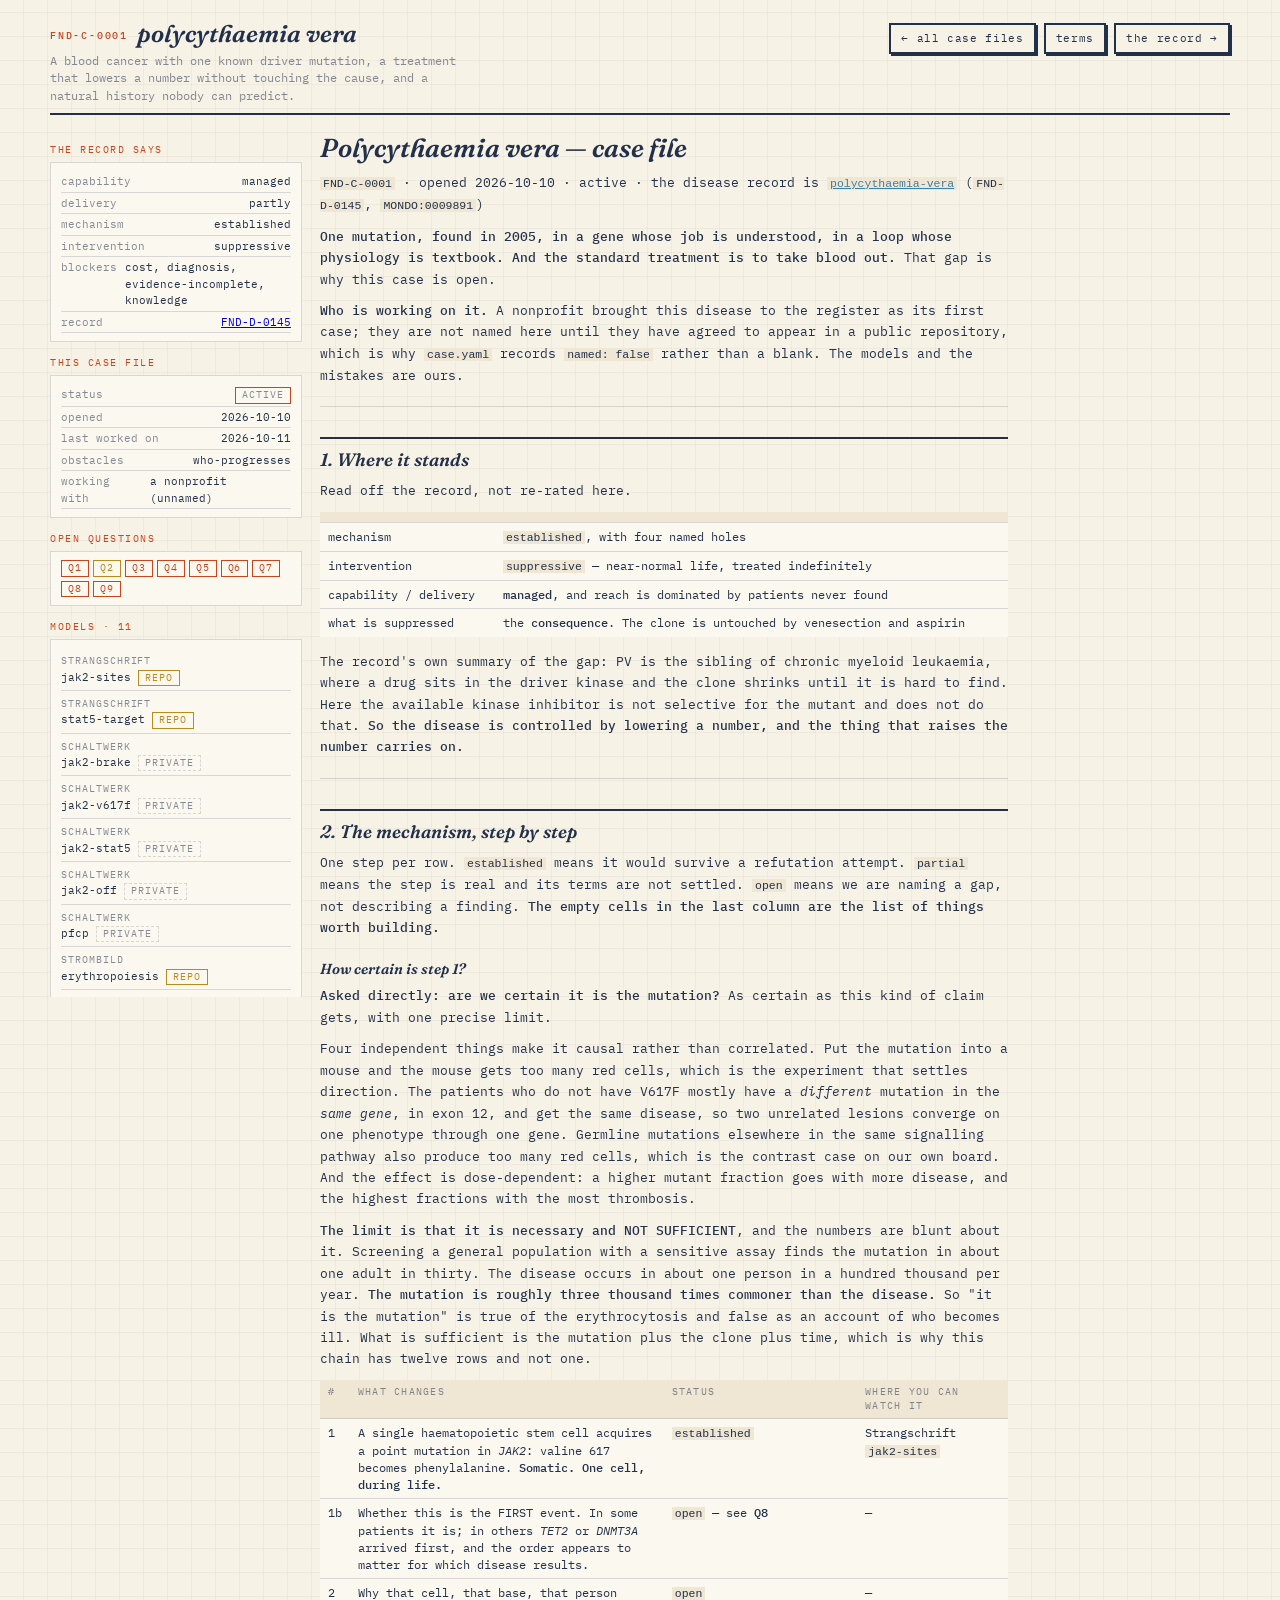
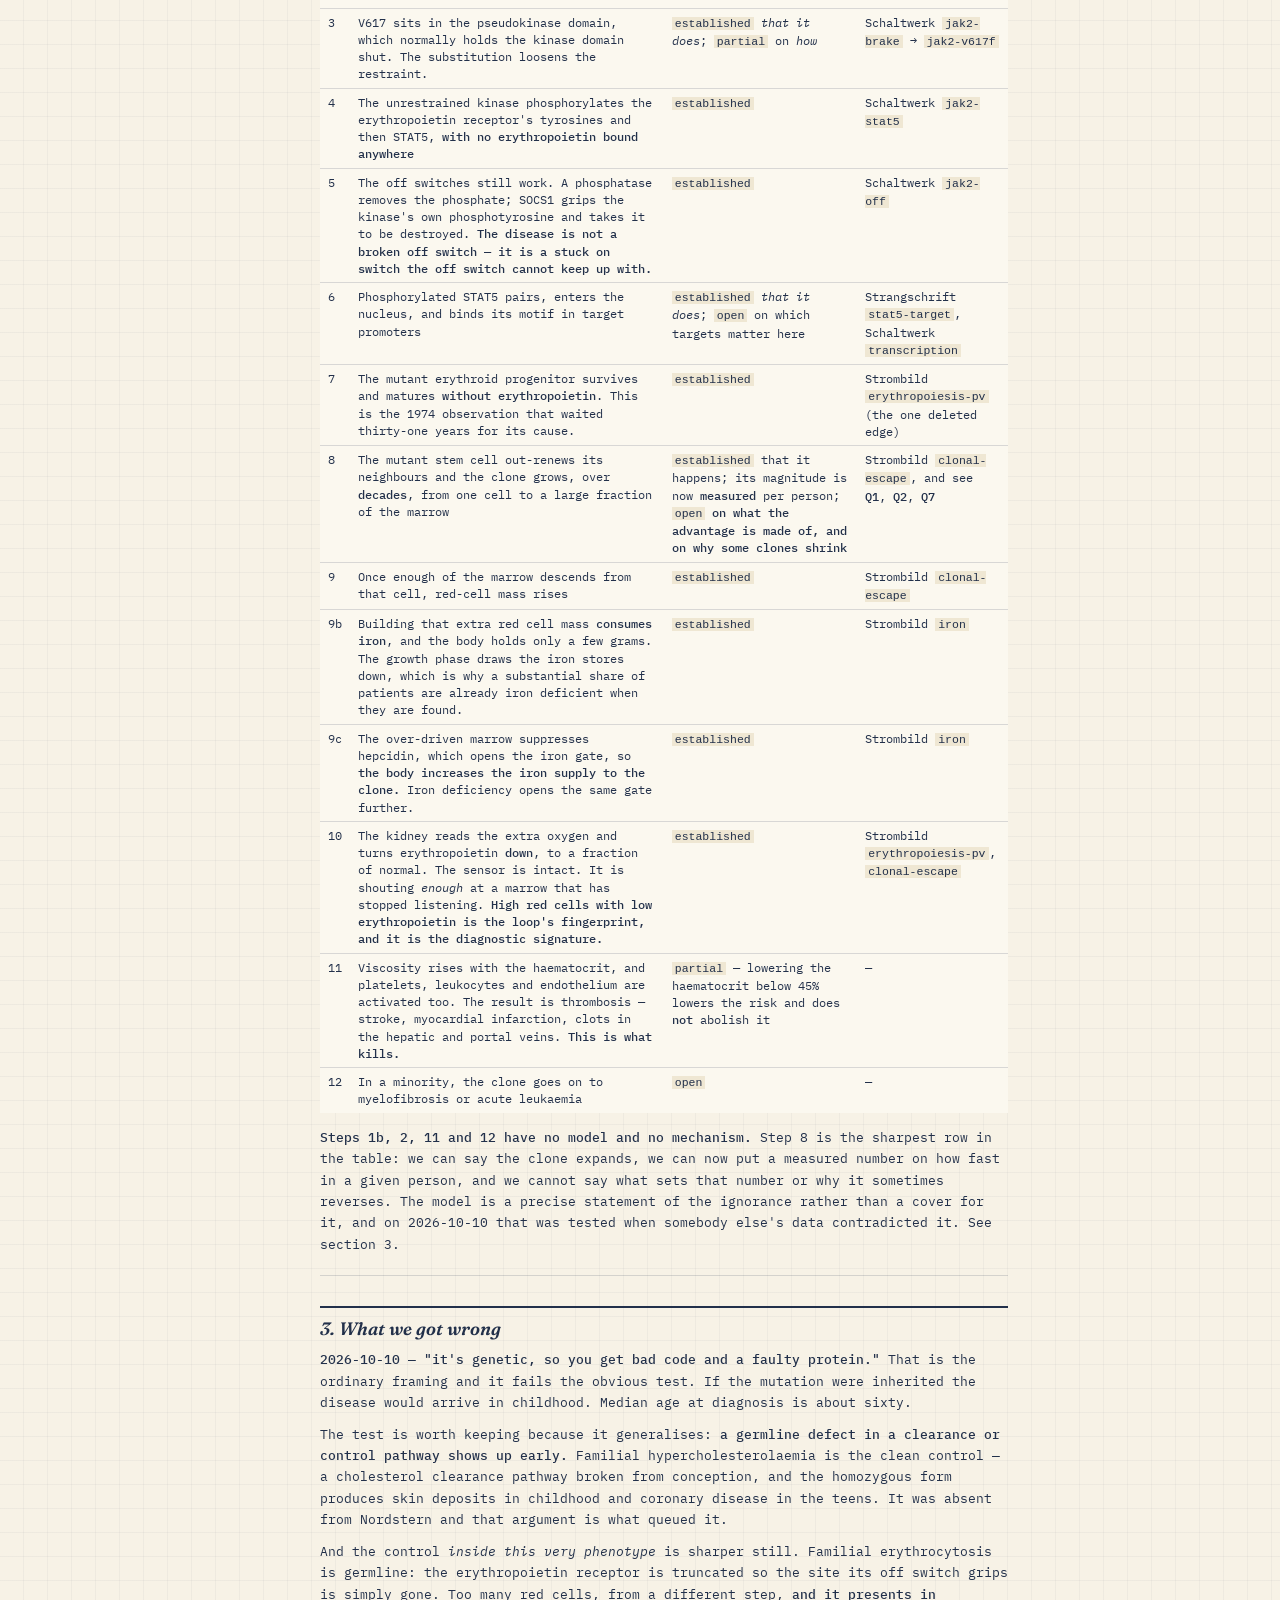
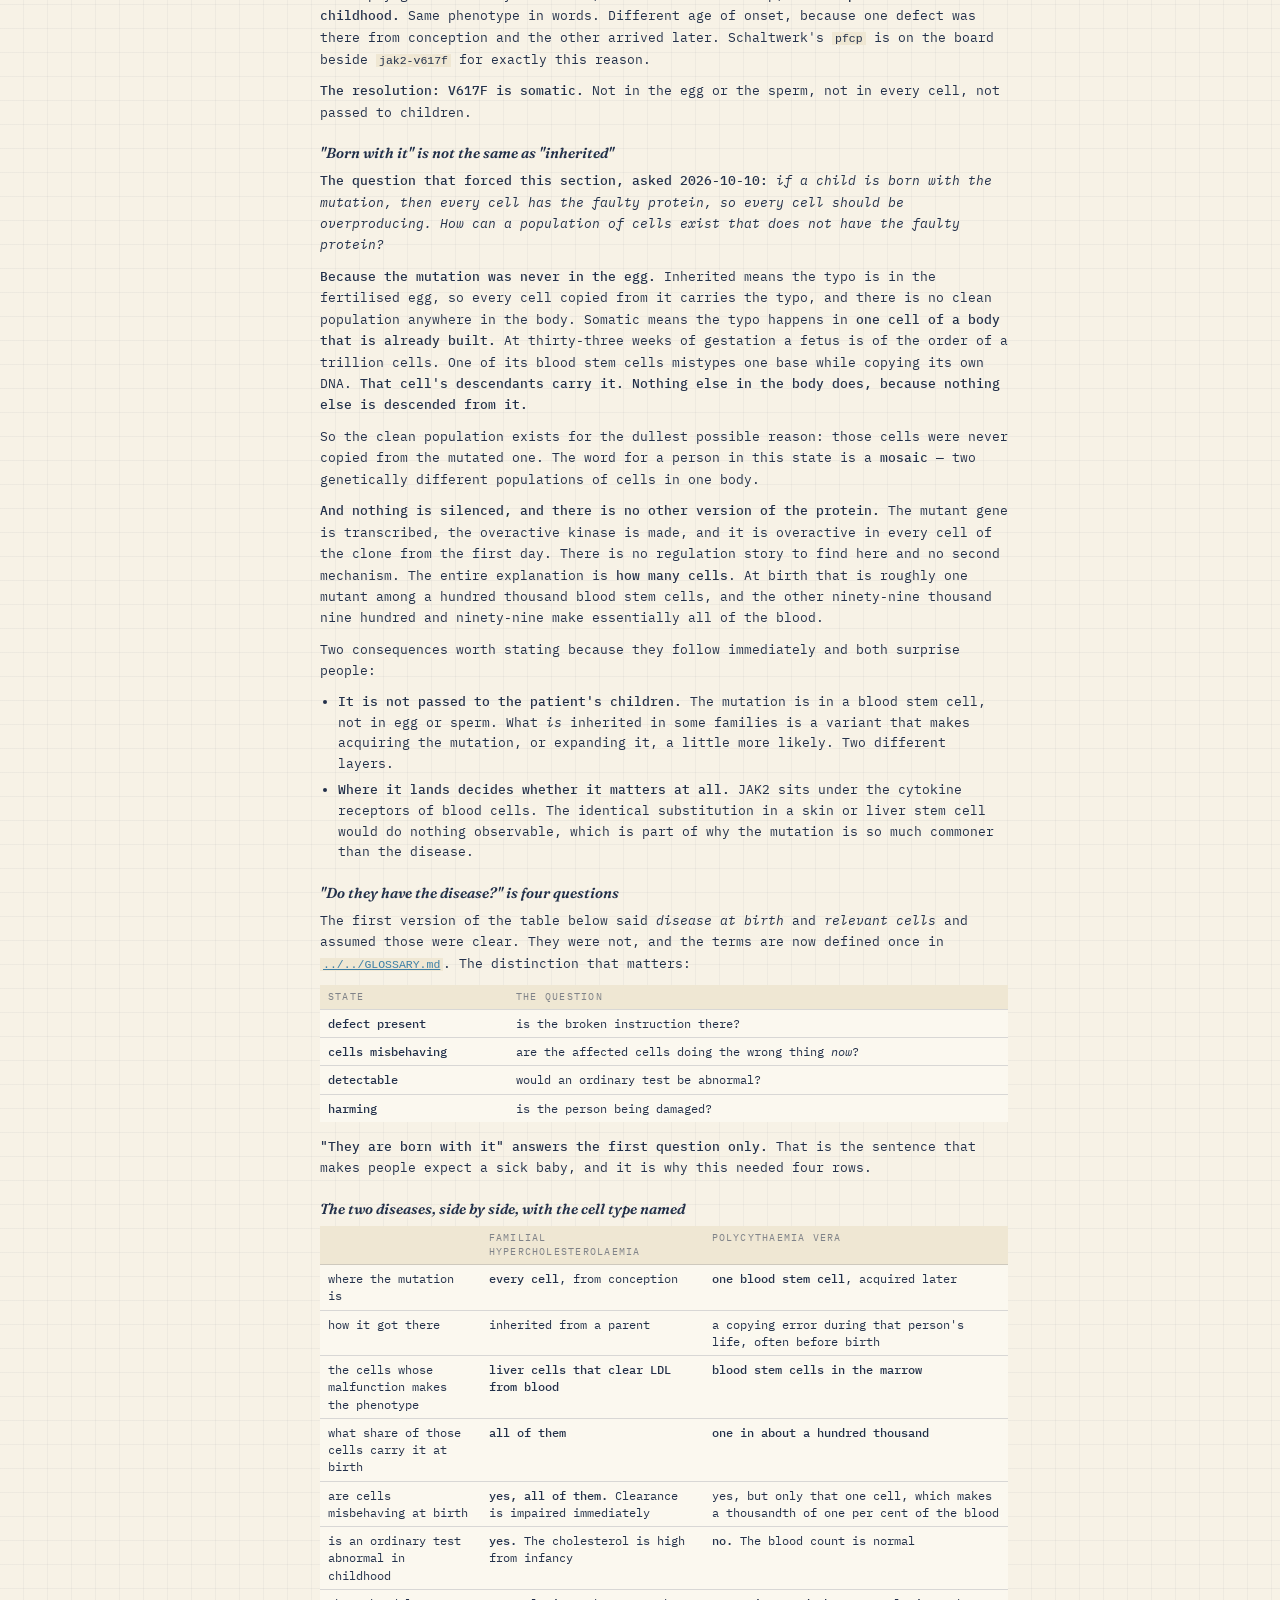
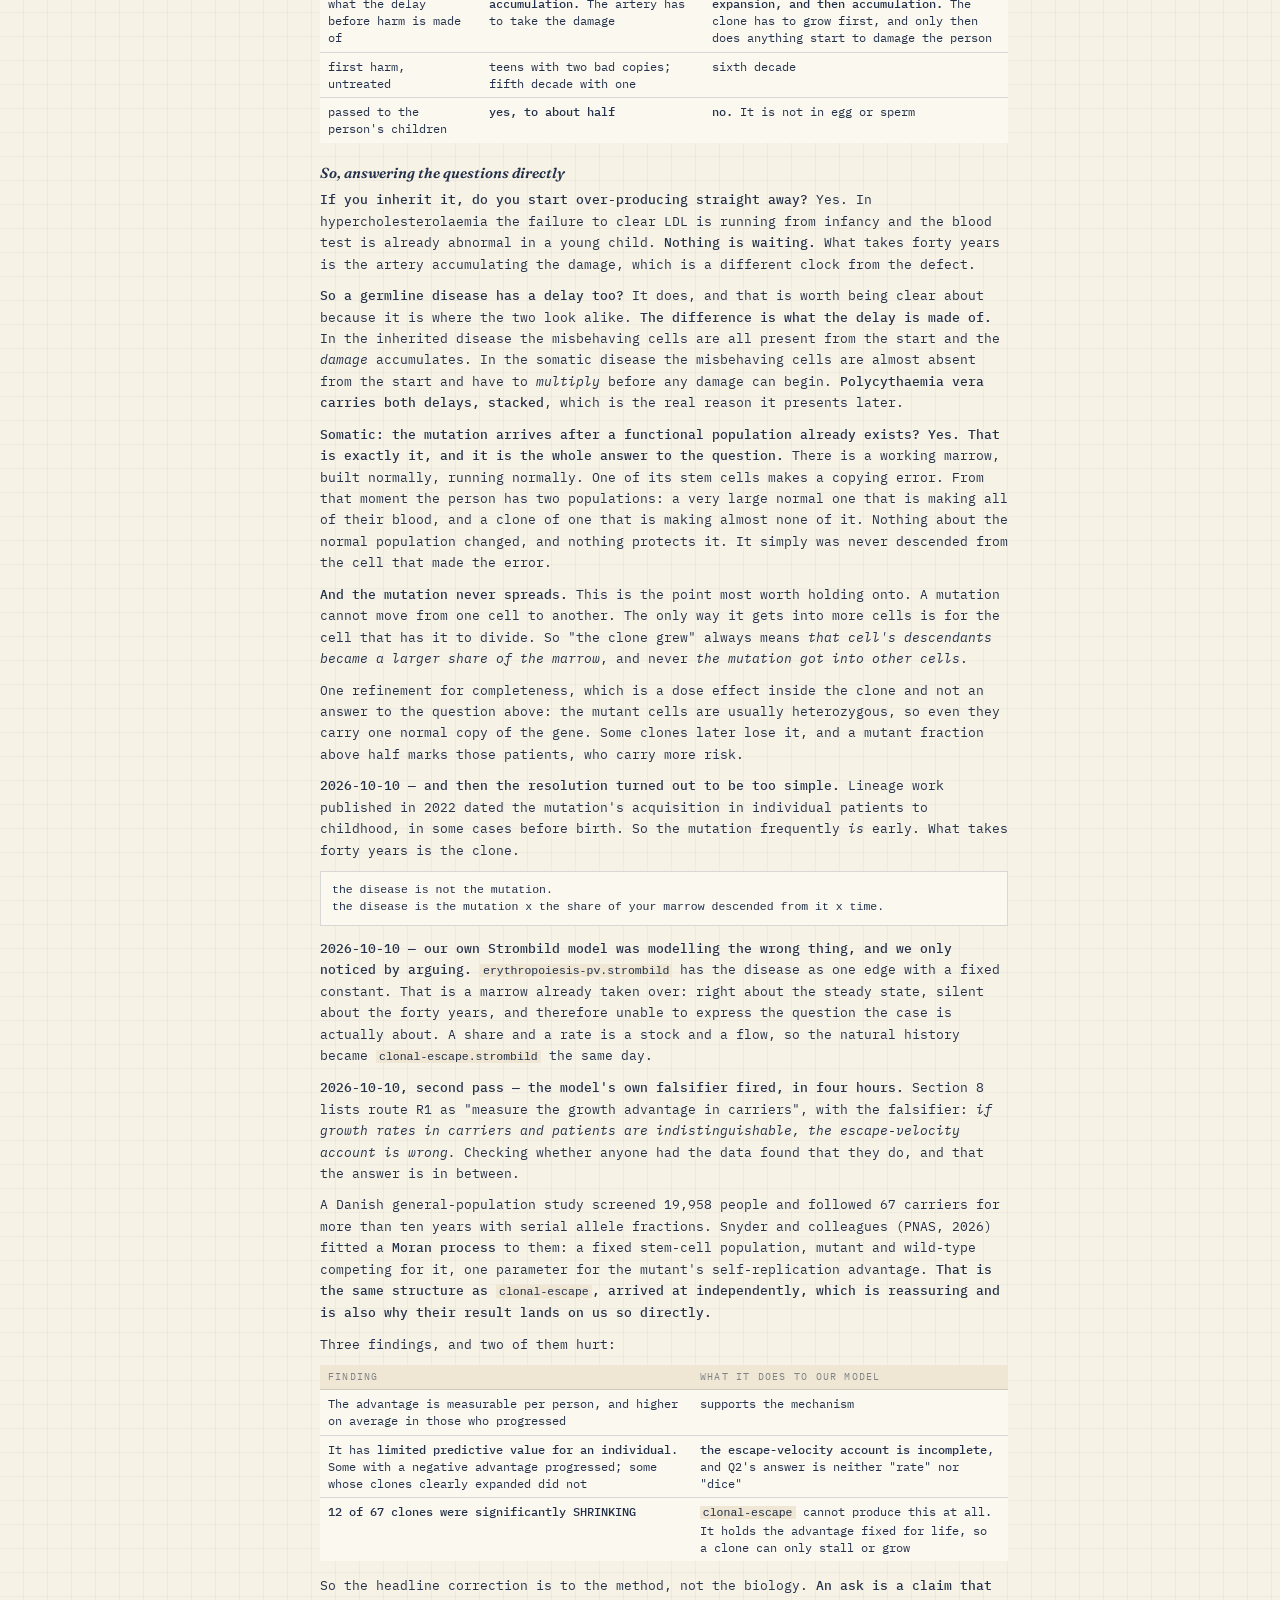
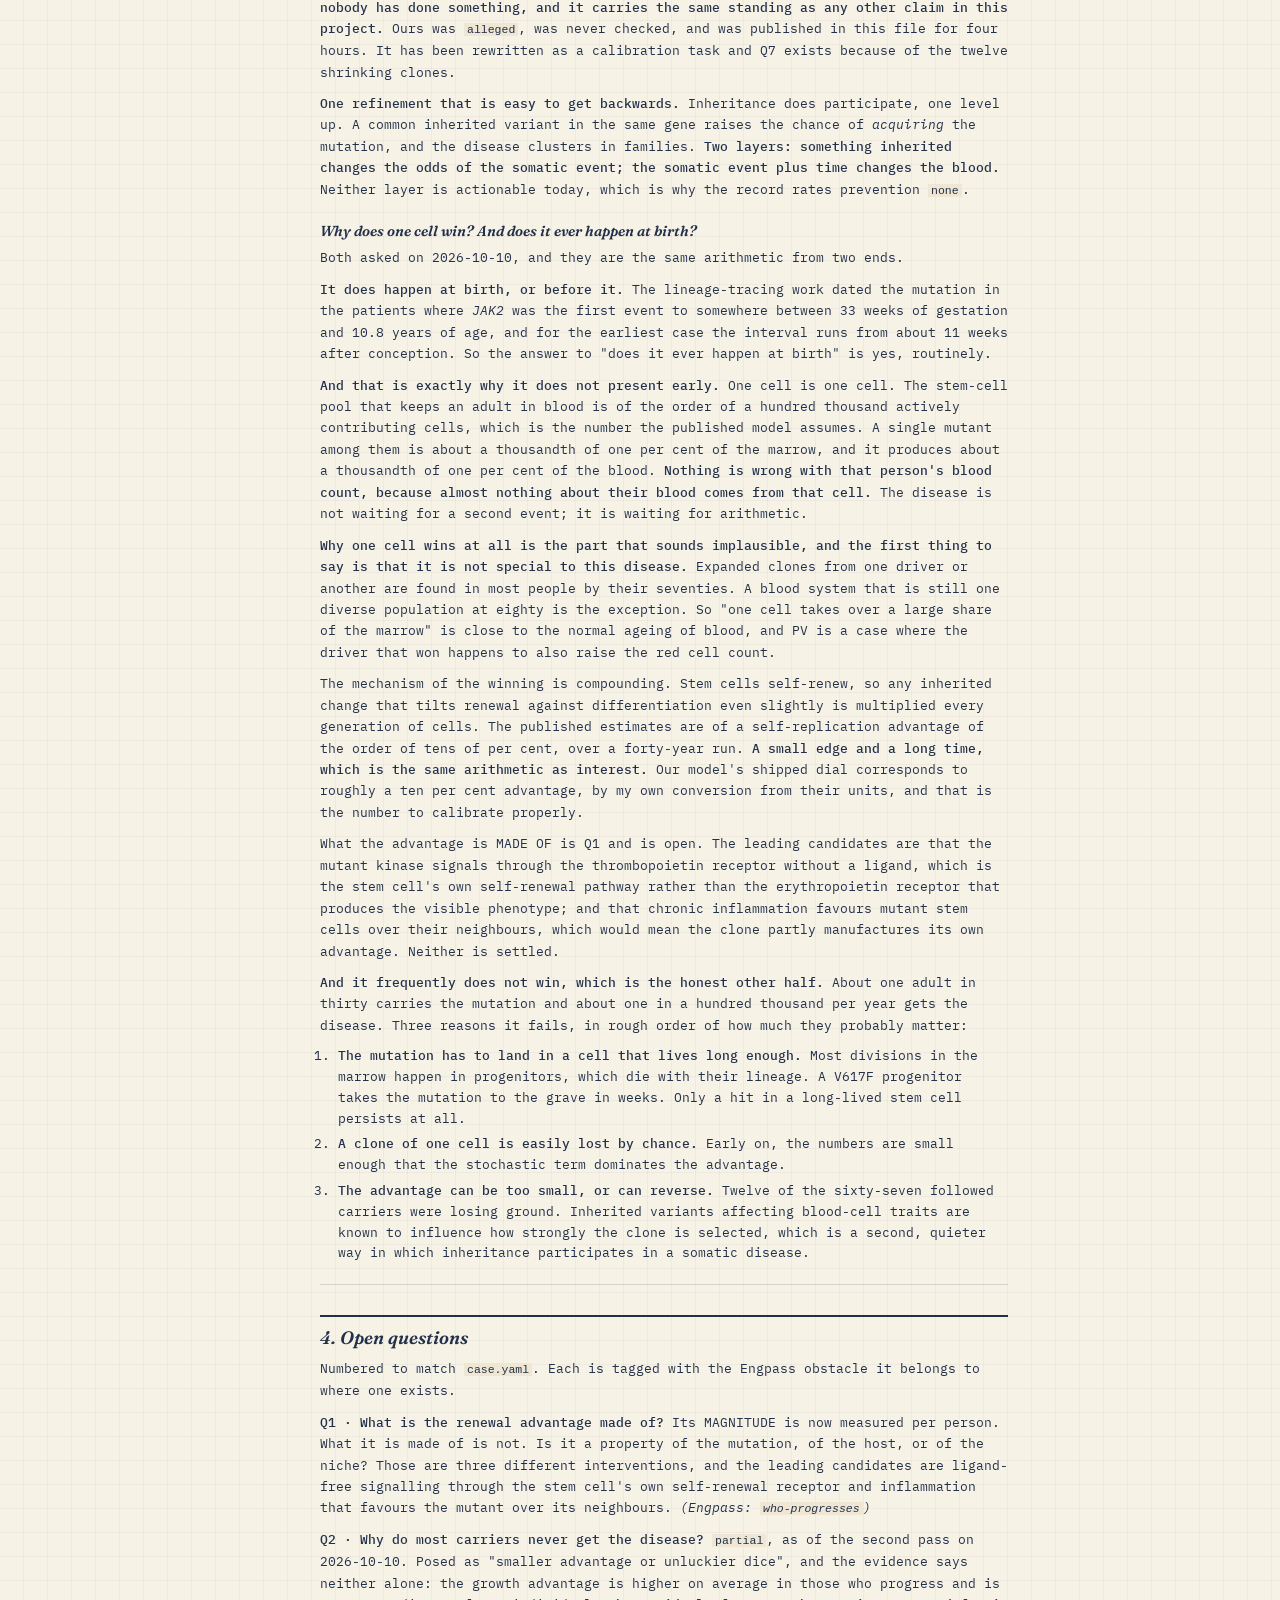
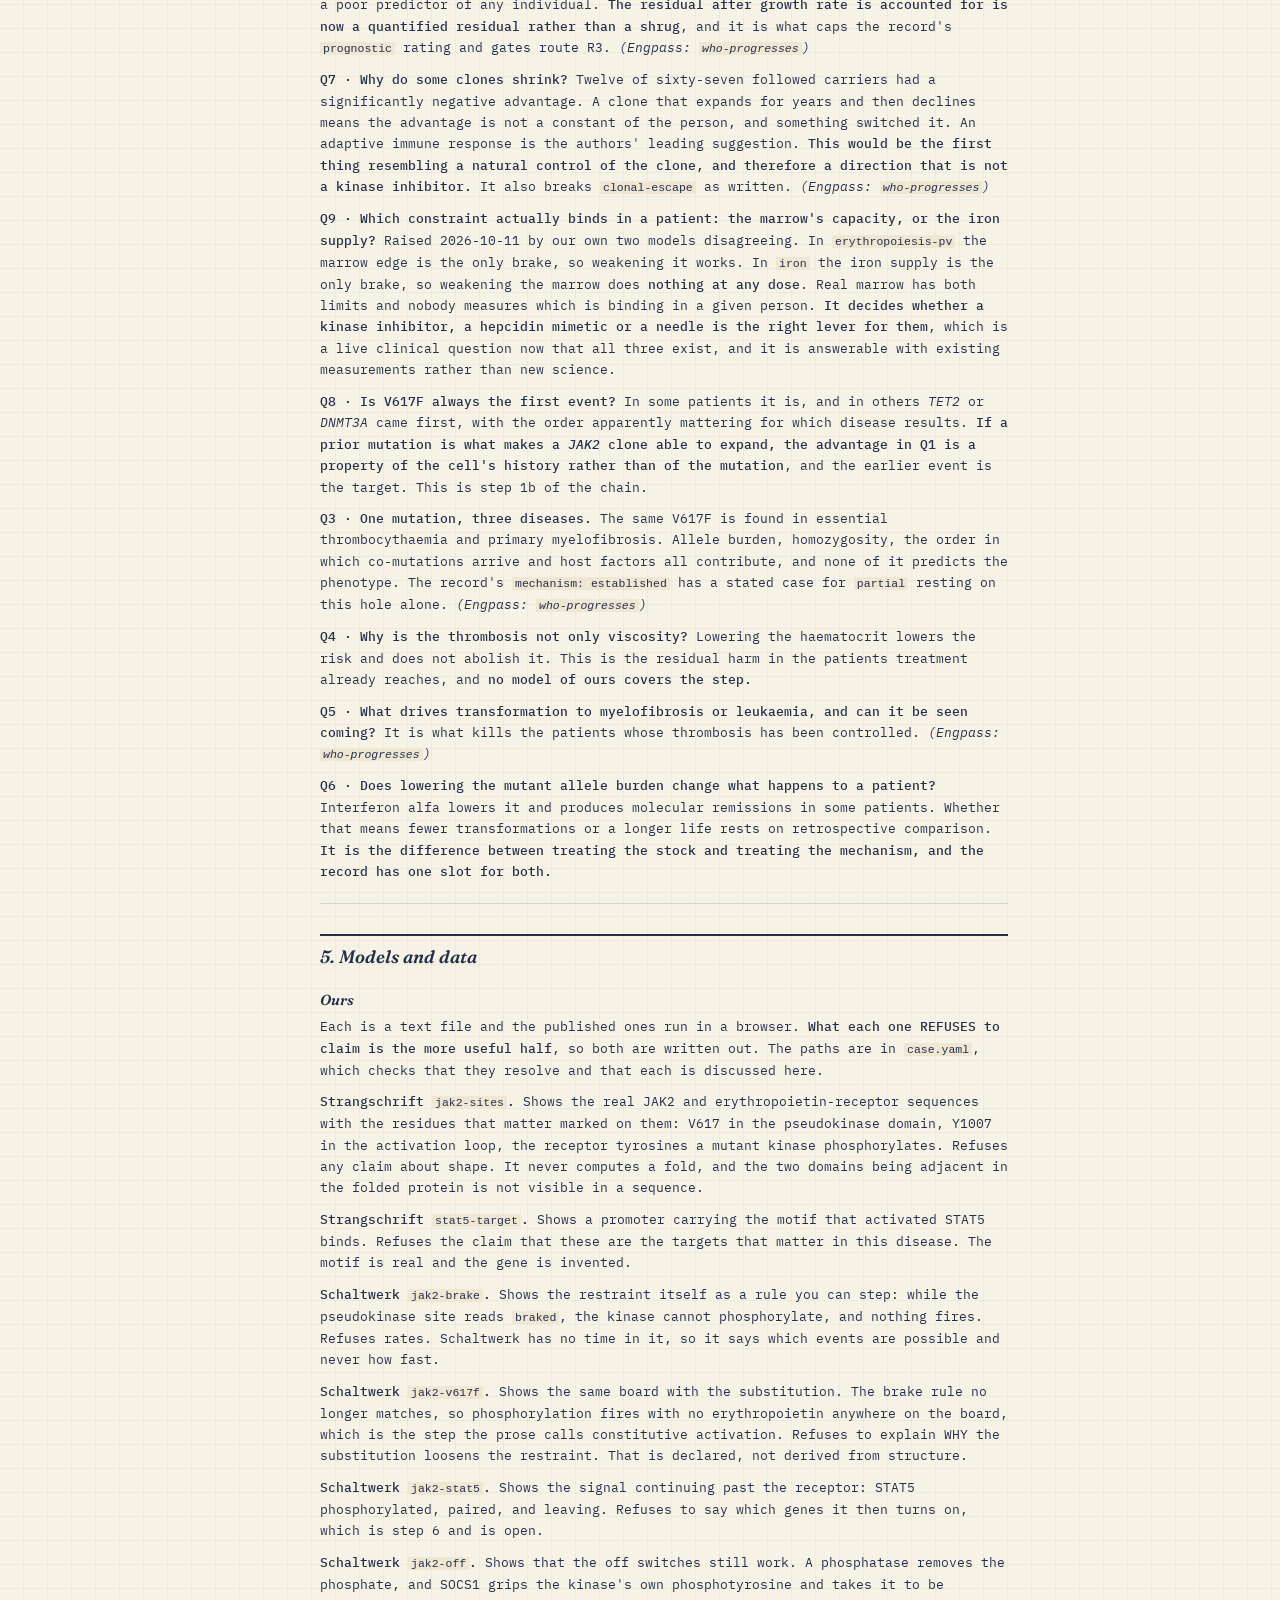
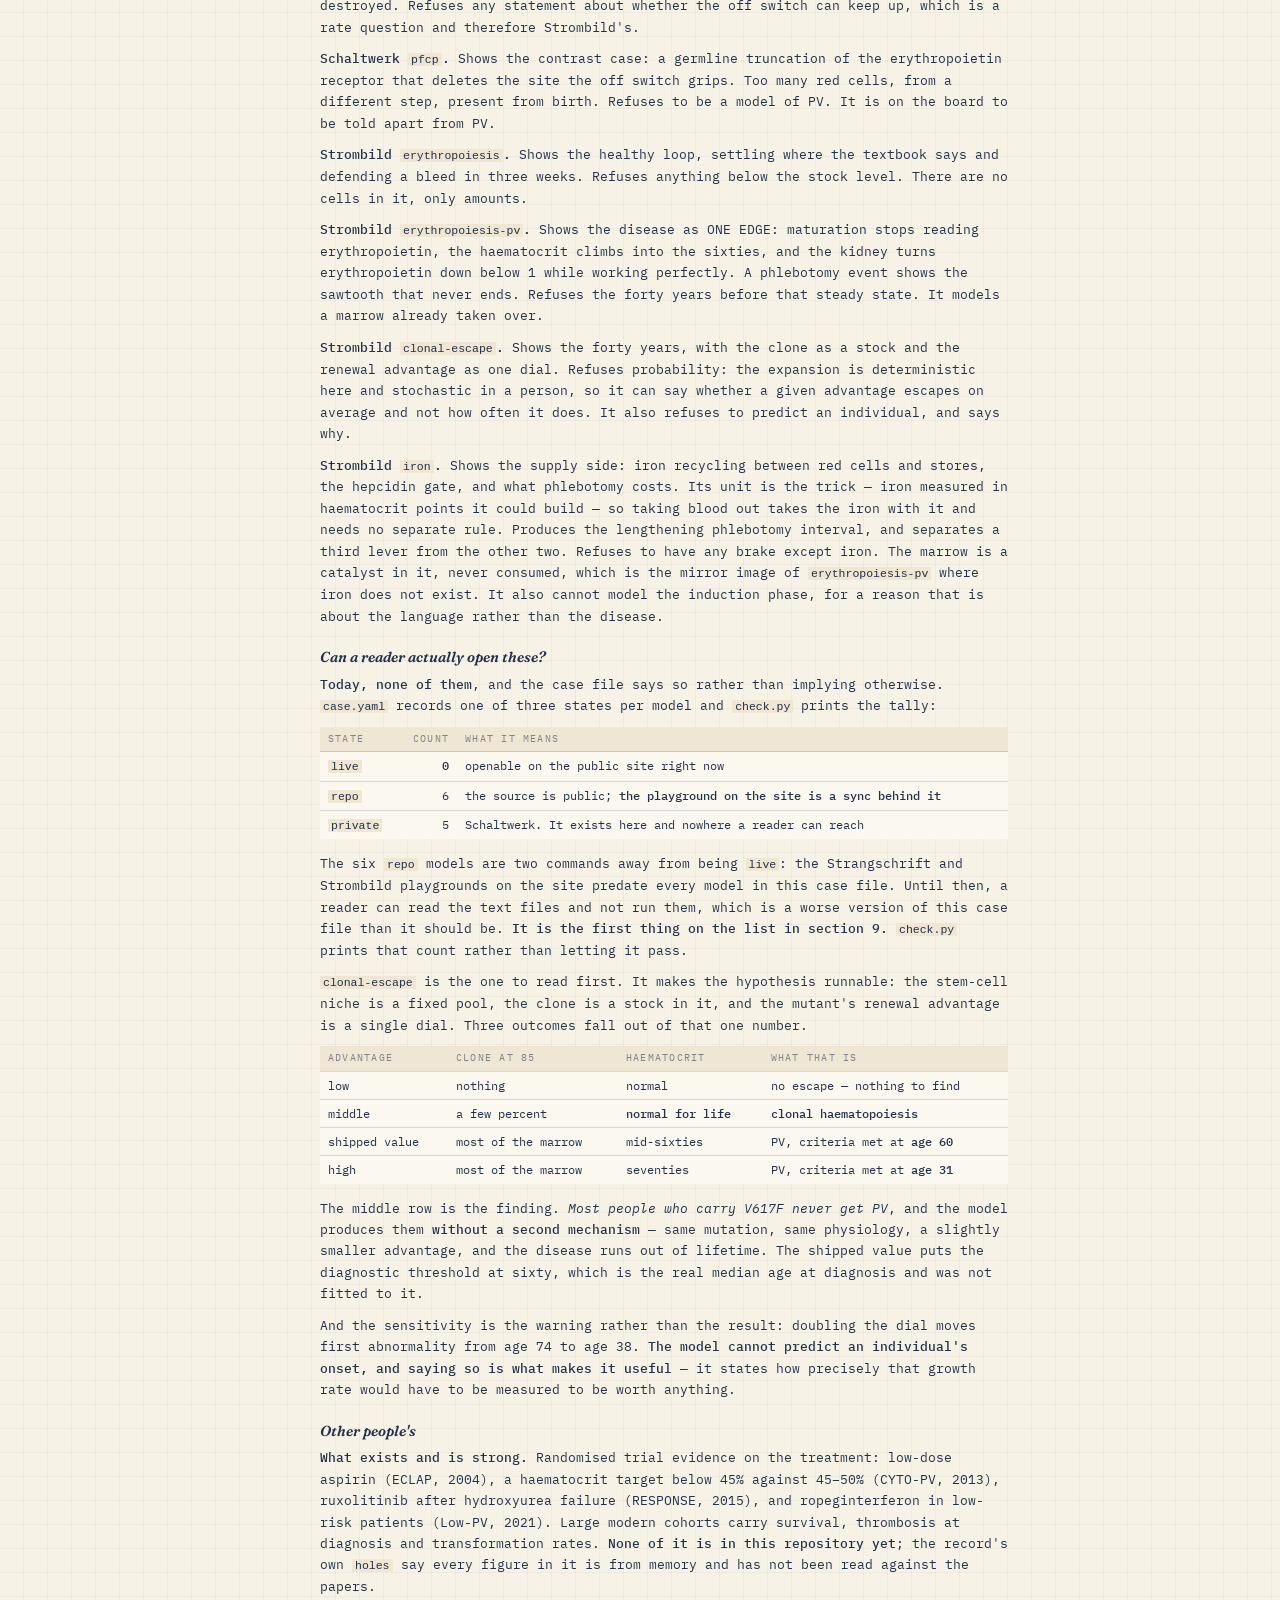
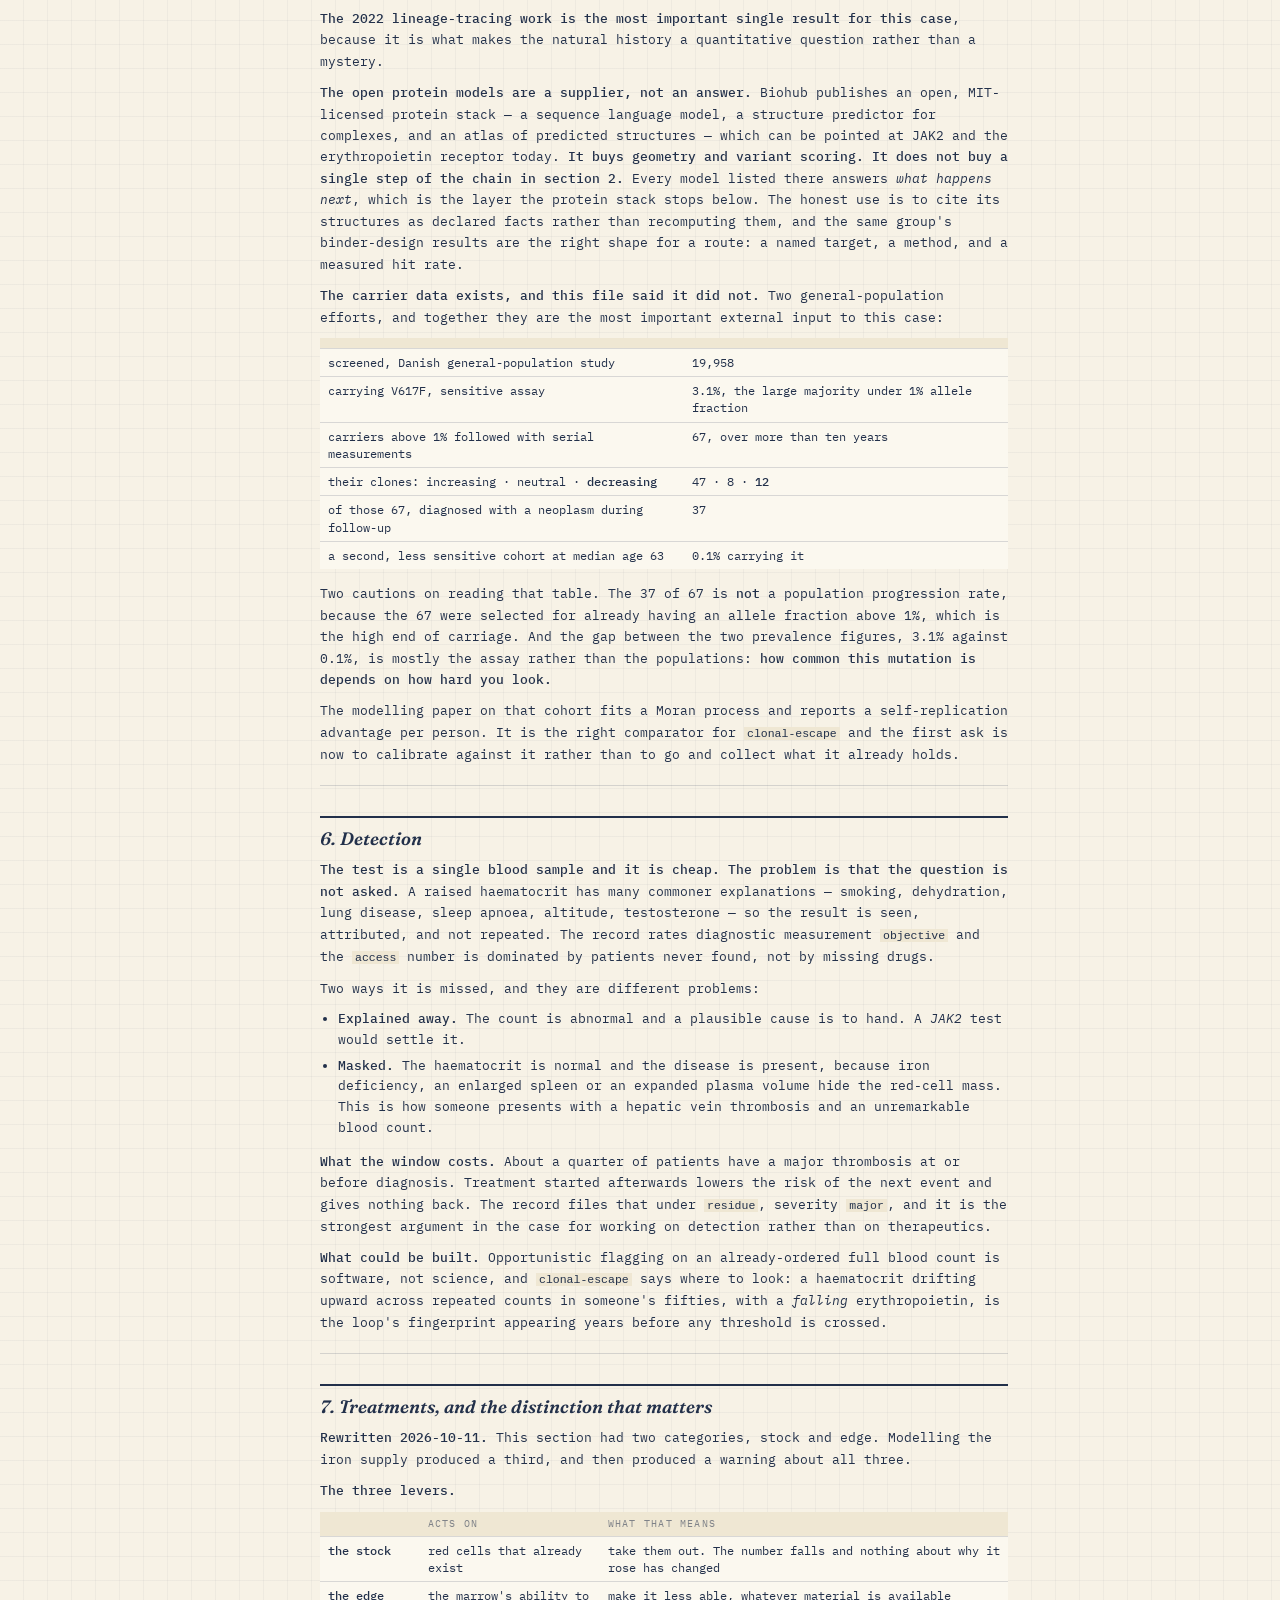
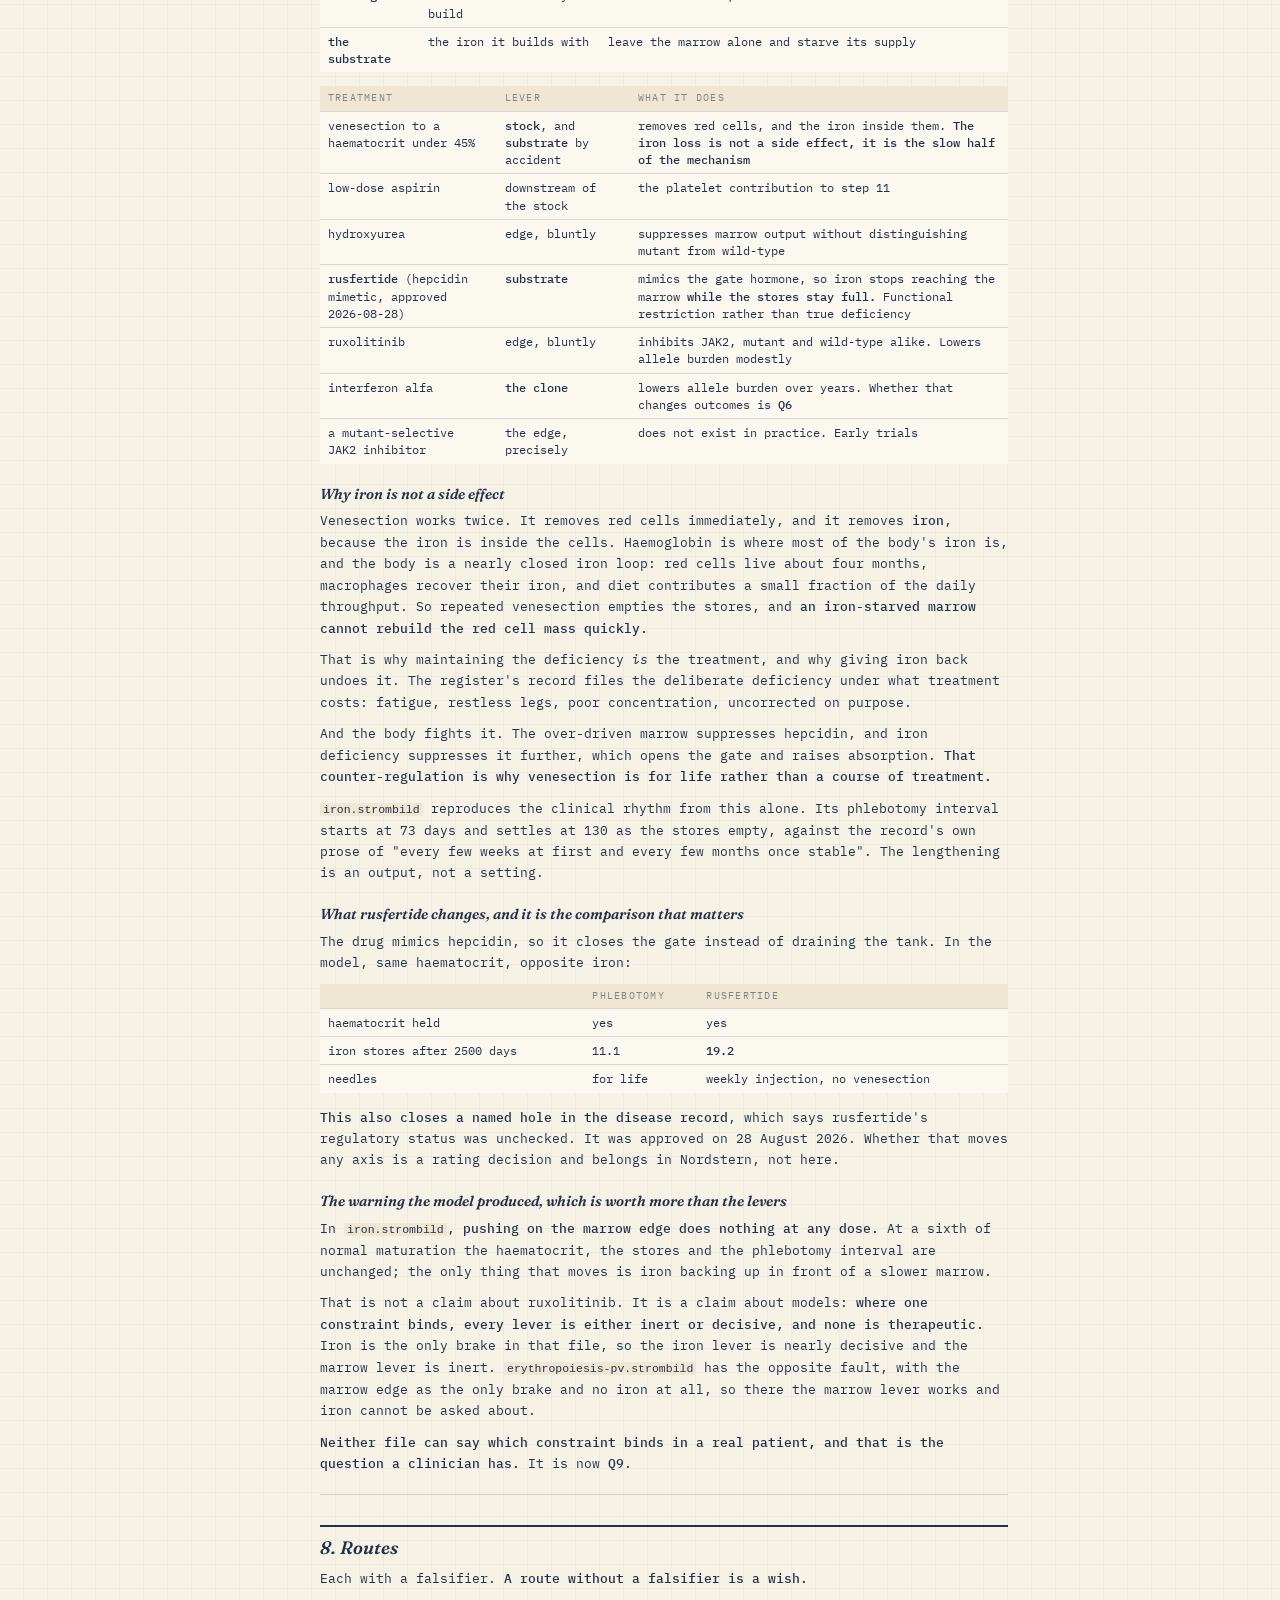
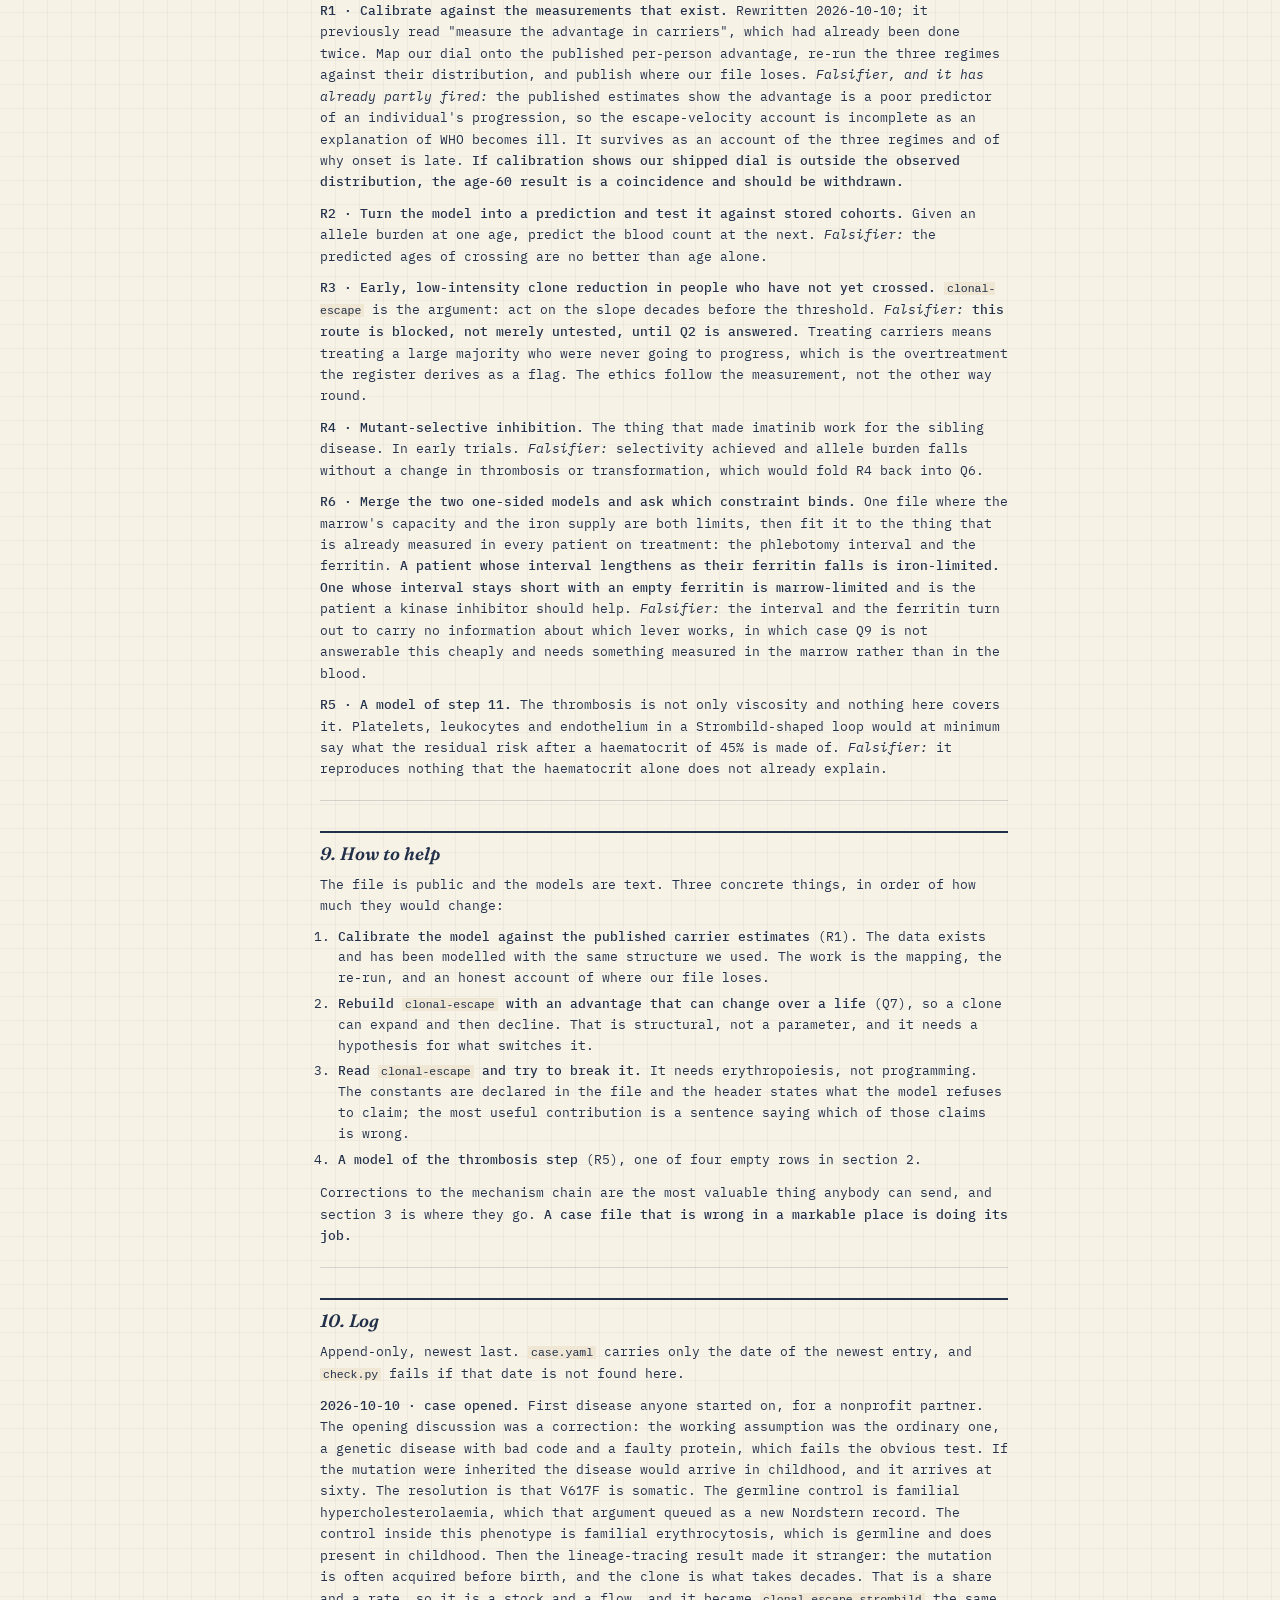
<file: web/case.html>
<!DOCTYPE html>
<html lang="en">
<head>
<meta charset="utf-8">
<meta name="viewport" content="width=device-width, initial-scale=1">
<title>Case file — Fallakte</title>
<link rel="preconnect" href="https://fonts.googleapis.com">
<link rel="preconnect" href="https://fonts.gstatic.com" crossorigin>
<link href="https://fonts.googleapis.com/css2?family=Fraunces:ital,opsz,wght@0,9..144,400;0,9..144,600;1,9..144,500&family=IBM+Plex+Mono:ital,wght@0,400;0,500;1,400&display=swap" rel="stylesheet">
<link rel="stylesheet" href="fallakte.css">
</head>
<body>
<div class="wrap">

<header>
  <div>
    <h1><span class="fig" id="caseid">Fallakte</span><span id="casename">case file</span></h1>
    <div class="sub" id="sub"></div>
  </div>
  <div class="links">
    <a class="tool" href="fallakte.html">← all case files</a>
    <a class="tool" href="fallakte.html#terms">terms</a>
    <a class="tool" id="recordlink" href="query.html">the record →</a>
  </div>
</header>

<div id="missing"></div>

<div class="cols">
  <aside id="spine"></aside>
  <article id="doc"></article>
</div>

<footer>
  <b>This is a workspace, not a verdict.</b> The ratings in the panel are read from
  Nordstern's built artifact and are never re-rated here; where this file disagrees
  with the record, that disagreement is a finding and belongs in the log, and then in
  a re-rating with a new assertion id.
  <br><br><b>Corrections are the most valuable thing anyone can send</b>, and the
  section called <i>what we got wrong</i> is where they go, dated. A case file that is
  wrong in a markable place is doing its job; one whose confident prose hides which
  half is guessed is not.
  <span id="gen"></span>
</footer>

</div>

<script src="fallakte-data.js"></script>
<script>
/* =============================================================================
   THE CASE VIEWER. The document arrives as finished HTML, rendered by
   Fallakte/render.py at build time. This file only chooses which case and draws
   the SPINE beside it — the machine-checked facts that the prose deliberately
   does not repeat: which ratings the record carries, how close a reader is to
   running each model, and the state of every numbered question.
   ========================================================================== */
(function () {
  "use strict";
  const D = window.FALLAKTE;
  const esc = s => String(s == null ? "" : s).replace(/[&<>"']/g,
    c => ({ "&": "&amp;", "<": "&lt;", ">": "&gt;", '"': "&quot;", "'": "&#39;" }[c]));
  const el = id => document.getElementById(id);
  const qurl = q => "query.html?q=" + encodeURIComponent(q);

  if (!D || !D.cases || !D.cases.length) {
    el("missing").innerHTML = '<div class="warn"><b>fallakte-data.js is missing or ' +
      'empty.</b> Run <code>python3 Fallakte/check.py --build</code>.</div>';
    return;
  }

  const want = new URLSearchParams(location.search).get("case");
  const c = (want && D.cases.find(x => x.slug === want)) || D.cases[0];
  if (want && c.slug !== want) {
    el("missing").innerHTML = '<div class="warn"><b>No case file for ' + esc(want) +
      '.</b> Showing ' + esc(c.name) + ' instead. ' +
      '<a href="fallakte.html">All case files →</a></div>';
  }

  document.title = c.name + " — case file";
  el("caseid").textContent = c.id;
  el("casename").textContent = c.name;
  el("sub").innerHTML = esc(c.one_line);
  el("recordlink").href = qurl("slug:" + c.slug);

  /* ---- the spine ------------------------------------------------------- */
  const kv = (k, v) => `<div class="kv"><span>${esc(k)}</span><span>${v}</span></div>`;
  const rec = c.record || {};
  const ACCESS_NOTE = {
    live: "openable now",
    repo: "source is public; the site's playground is behind it",
    private: "in-tree only — a reader cannot reach it",
  };

  const models = c.models.map(m => {
    const name = m.access === "live" && m.live
      ? `<a href="${esc(m.live)}">${esc(m.name)}</a>` : esc(m.name);
    return `<div class="mdl"><span class="t">${esc(m.tool)}</span><br>${name}
      <span class="pill ${esc(m.access)}">${esc(m.access)}</span></div>`;
  }).join("");

  const counts = c.models.reduce((a, m) => (a[m.access] = (a[m.access] || 0) + 1, a), {});
  const notLive = c.models.length - (counts.live || 0);

  const qs = c.questions.map(q =>
    `<a class="pill ${esc(q.status)}" href="#open-questions"
        title="${esc(q.status)}">${esc(q.id)}</a>`).join(" ");

  const toc = (c.doc.headings || [])
    .filter(h => h.level === 2 || h.level === 3)
    .map(h => `<a class="l${h.level}" href="#${esc(h.anchor)}">${esc(h.text)}</a>`)
    .join("");

  el("spine").innerHTML = `
    <h3>the record says</h3>
    <div class="box">
      ${kv("capability", esc(rec.capability || "unrated"))}
      ${kv("delivery", esc(rec.delivery || "—"))}
      ${kv("mechanism", esc(rec.mechanism || "—"))}
      ${kv("intervention", esc(rec.intervention || "—"))}
      ${kv("blockers", esc((rec.blockers || []).join(", ") || "—"))}
      ${kv("record", `<a href="${qurl("id:" + c.disease_id)}">${esc(c.disease_id)}</a>`)}
    </div>

    <h3>this case file</h3>
    <div class="box">
      ${kv("status", `<span class="pill ${esc(c.status)}">${esc(c.status)}</span>`)}
      ${kv("opened", esc(c.opened))}
      ${kv("last worked on", esc(c.updated))}
      ${kv("obstacles", esc(c.obstacles.join(", ") || "—"))}
      ${kv("working with", esc(c.working_with.map(w =>
          w.named ? w.kind : "a " + w.kind + " (unnamed)").join(", ") || "—"))}
    </div>

    <h3>open questions</h3>
    <div class="box"><div class="qs">${qs || "—"}</div></div>

    <h3>models · ${c.models.length}</h3>
    <div class="box">${models || "—"}${notLive
      ? `<div class="t" style="padding-top:6px">${notLive} of ${c.models.length}
         cannot be opened from here yet</div>` : ""}</div>

    <h3>contents</h3>
    <div class="box toc">${toc}</div>`;

  el("doc").innerHTML = c.doc.html;
  el("gen").textContent = " Built " + D.generated + " by Fallakte/check.py --build.";
})();
</script>
</body>
</html>
</file>
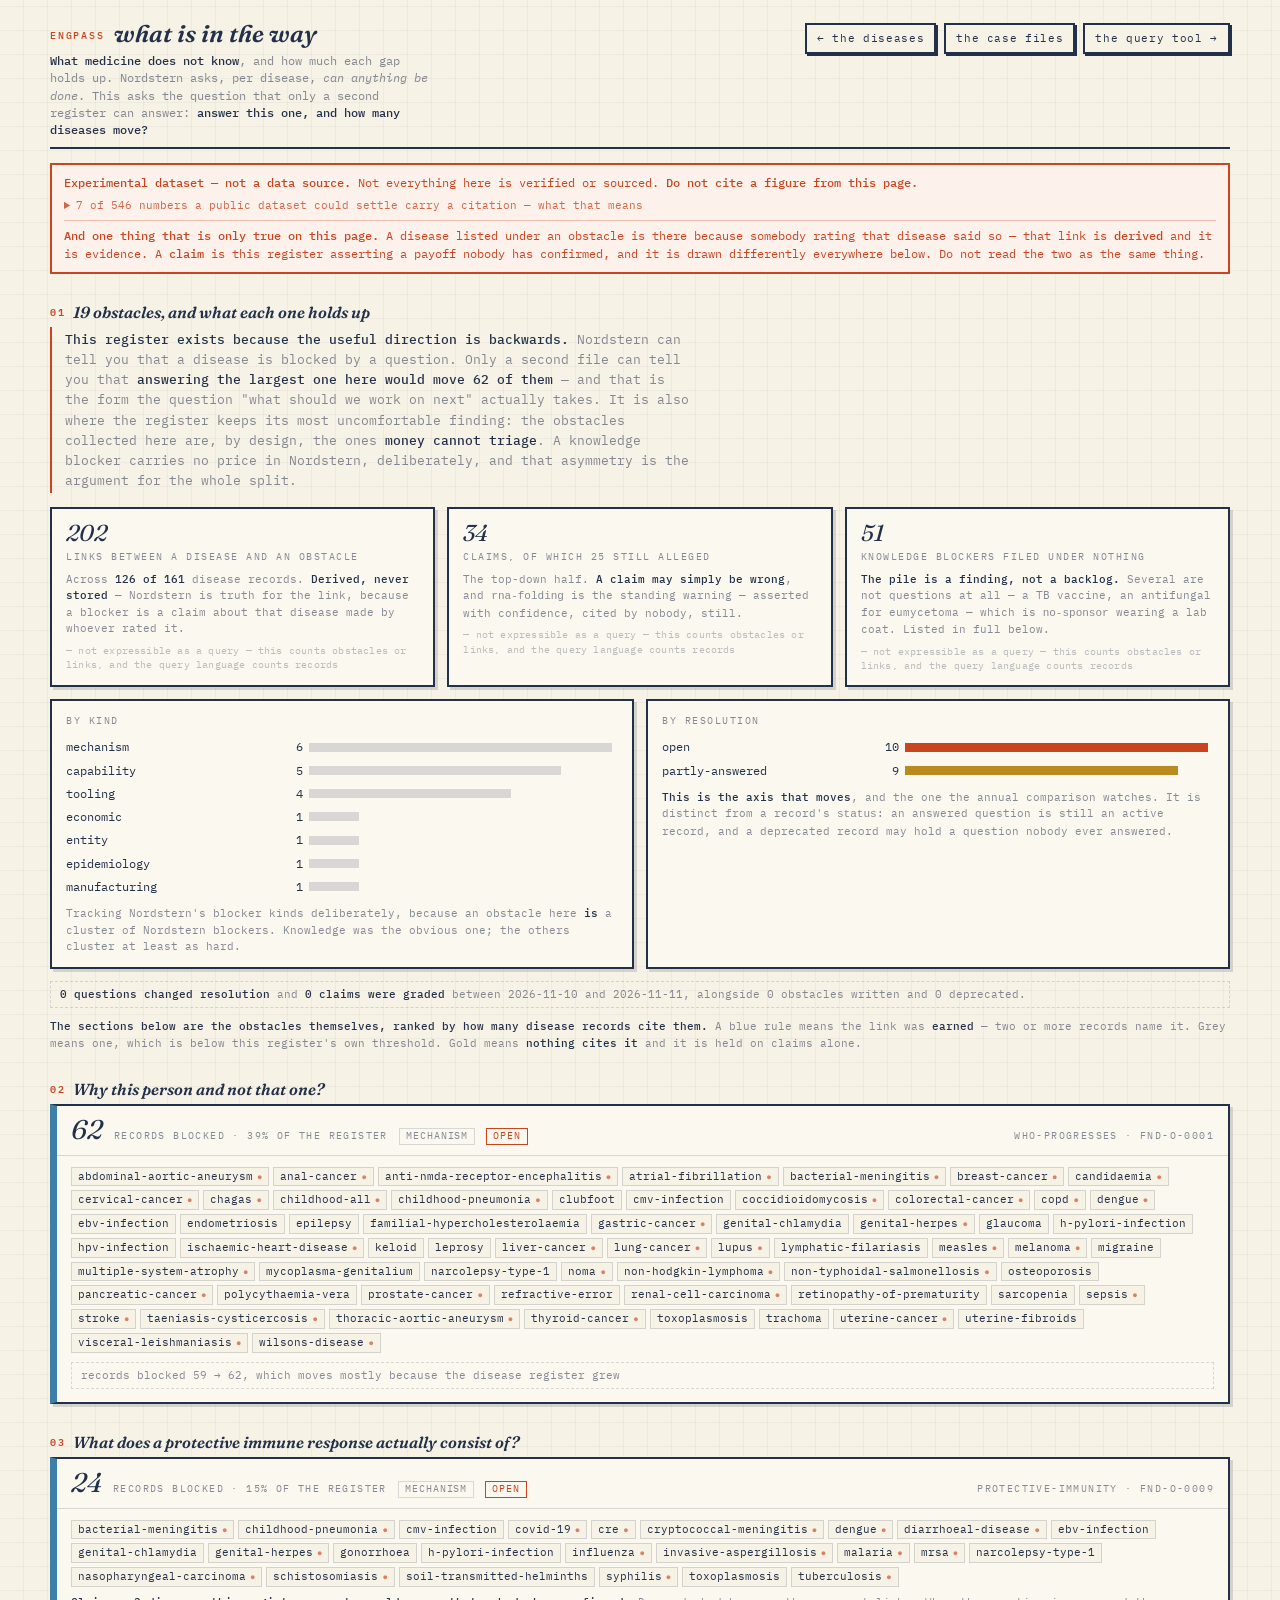
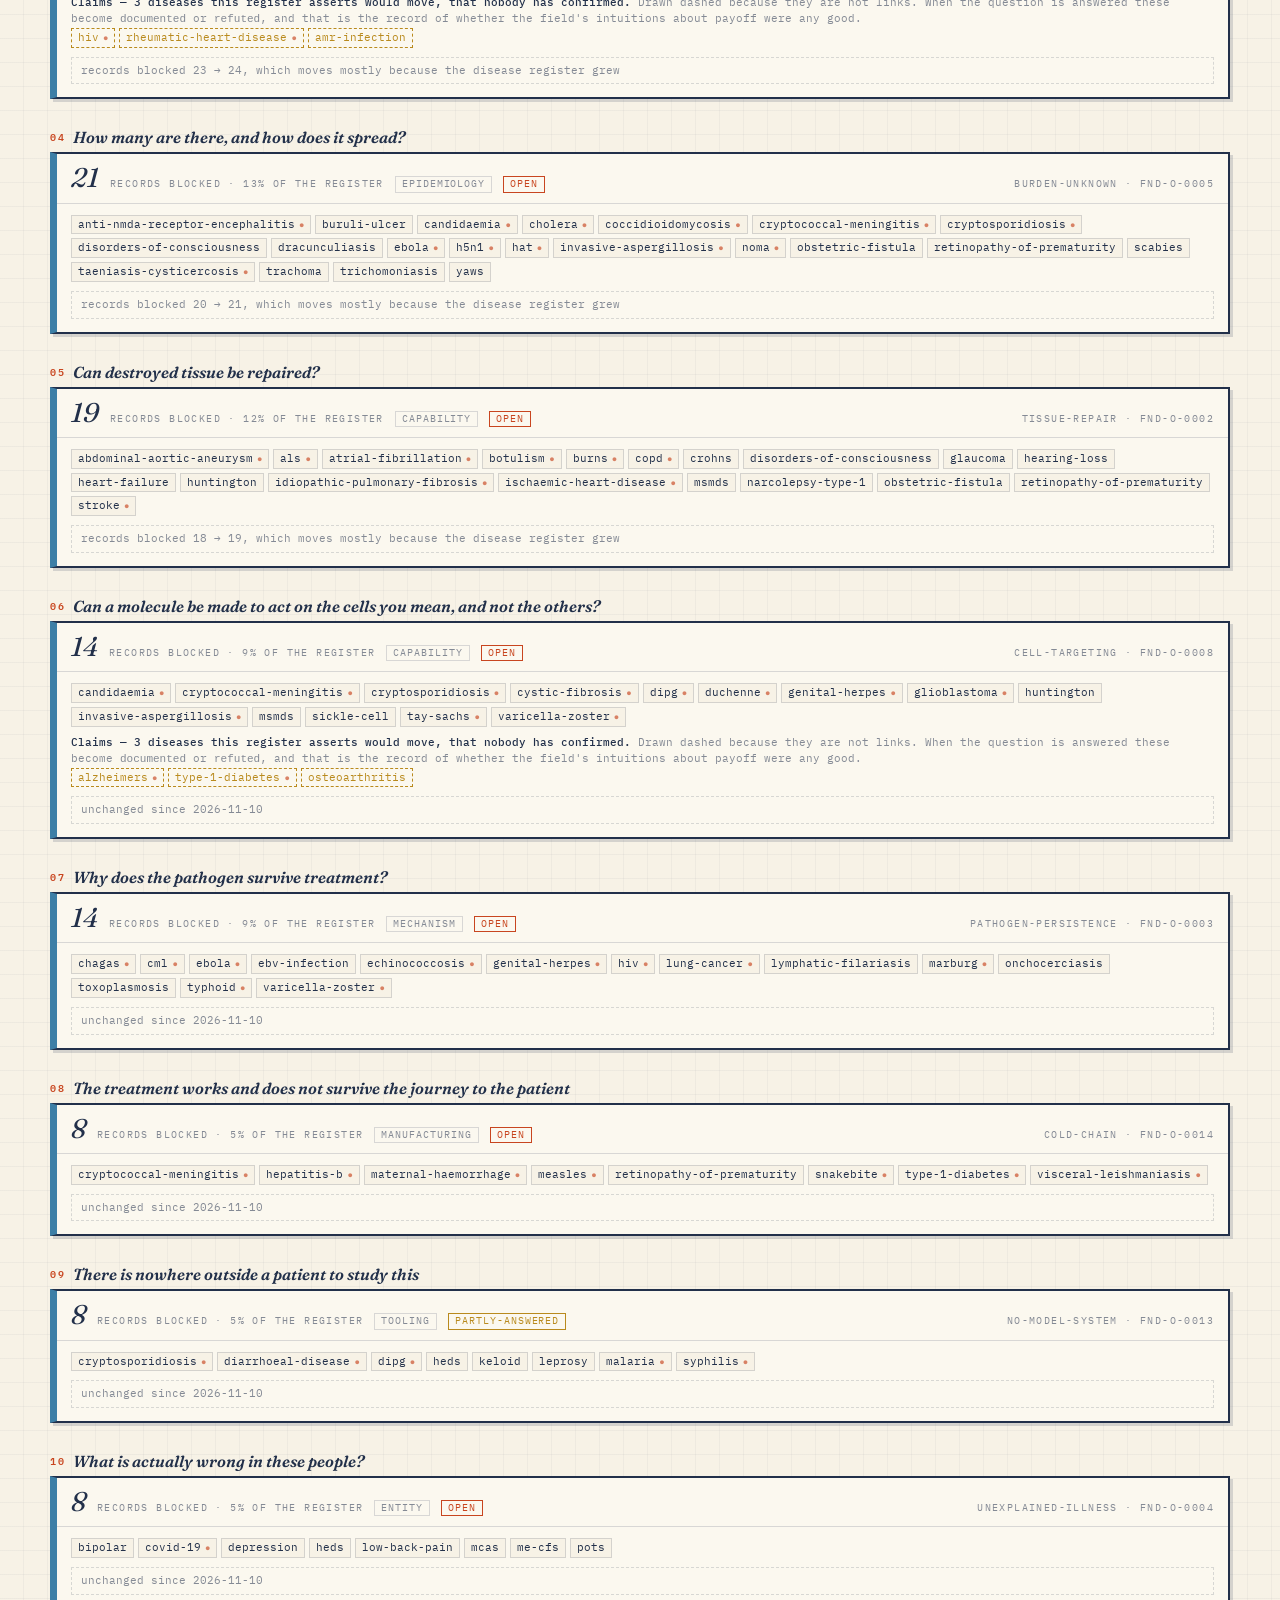
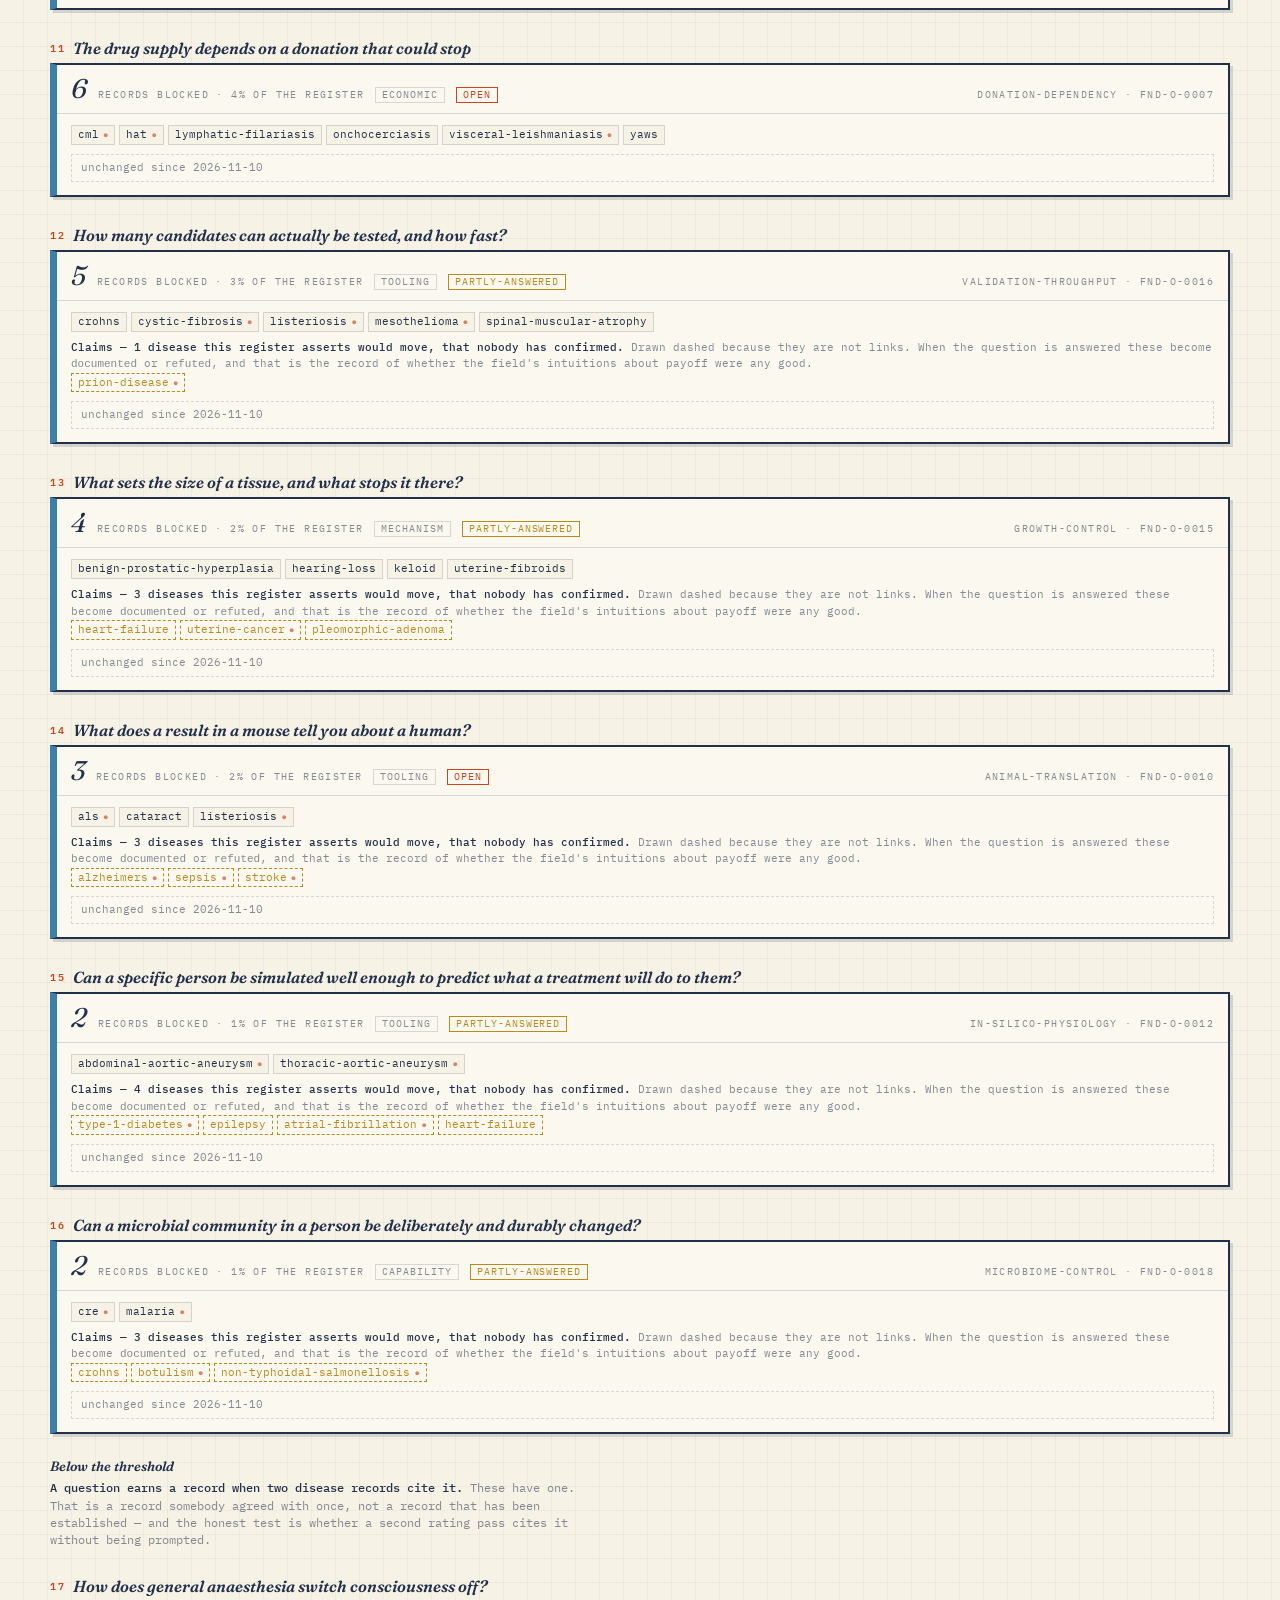
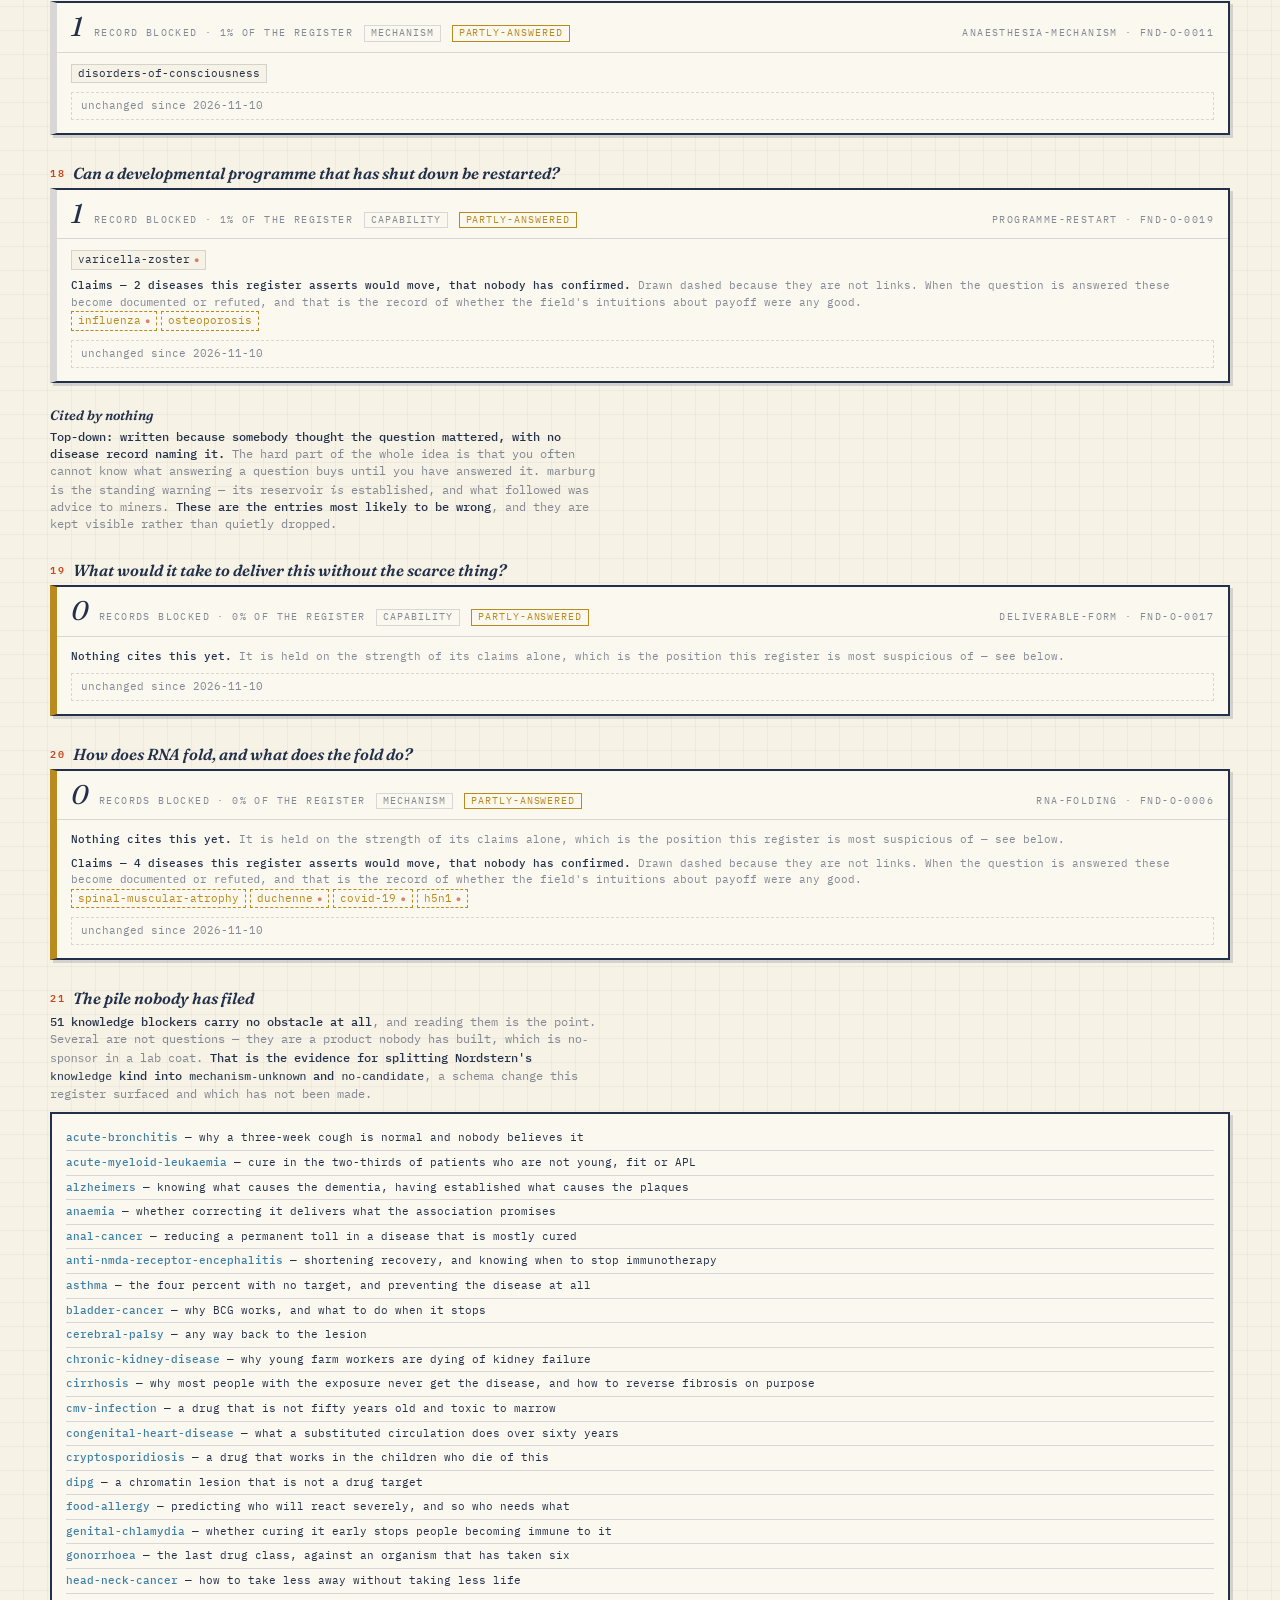
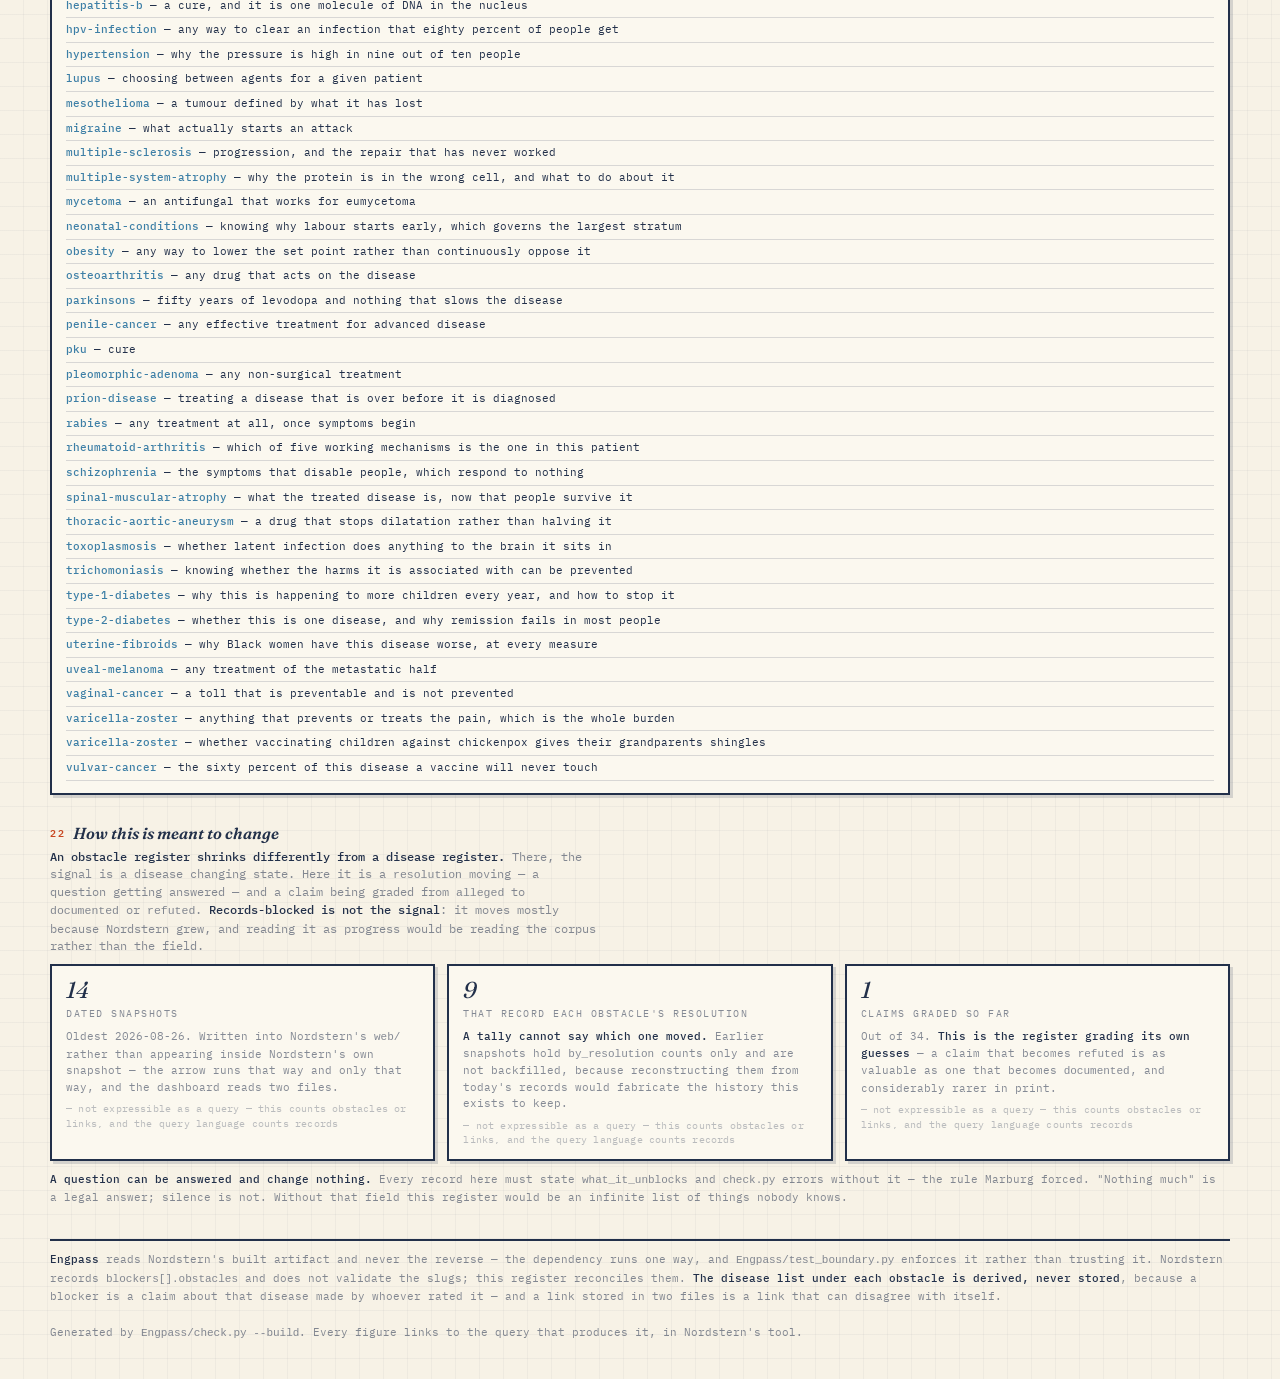
<file: web/engpass.html>
<!DOCTYPE html>
<html lang="en">
<head>
<meta charset="utf-8">
<meta name="viewport" content="width=device-width, initial-scale=1">
<title>Engpass — what is in the way</title>
<link rel="preconnect" href="https://fonts.googleapis.com">
<link rel="preconnect" href="https://fonts.gstatic.com" crossorigin>
<link href="https://fonts.googleapis.com/css2?family=Fraunces:ital,opsz,wght@0,9..144,400;0,9..144,600;1,9..144,500&family=IBM+Plex+Mono:ital,wght@0,400;0,500;1,400&display=swap" rel="stylesheet">
<style>
  :root {
    --paper:#f7f2e6; --paper-deep:#efe7d3; --card:#fbf8ef;
    --ink:#22304a; --ink-soft:rgba(34,48,74,.55); --ink-faint:rgba(34,48,74,.16);
    --vermilion:#c8451f; --teal:#1f7a6d; --water:#3d7fa6; --gold:#b98a1d;
  }
  * { box-sizing:border-box; margin:0; padding:0; }
  body {
    background:var(--paper);
    background-image:
      repeating-linear-gradient(0deg,transparent 0 23px,rgba(34,48,74,.045) 23px 24px),
      repeating-linear-gradient(90deg,transparent 0 23px,rgba(34,48,74,.045) 23px 24px);
    color:var(--ink); font-family:'IBM Plex Mono',monospace; font-size:13px;
    padding:16px clamp(14px,4vw,44px) 40px; line-height:1.5;
  }
  .wrap { max-width:1180px; margin:0 auto; }

  header { border-bottom:2px solid var(--ink); padding-bottom:9px; margin-bottom:14px;
           display:flex; align-items:baseline; justify-content:space-between;
           gap:14px; flex-wrap:wrap; }
  h1 { font-family:Fraunces,serif; font-weight:600; font-style:italic; font-size:24px; }
  h1 .fig { font-family:'IBM Plex Mono',monospace; font-style:normal; font-weight:500;
            font-size:10px; letter-spacing:.18em; color:var(--vermilion);
            text-transform:uppercase; margin-right:9px; vertical-align:3px; }
  header .sub { font-size:11.5px; color:var(--ink-soft); max-width:54ch; }
  header .sub b { color:var(--ink); font-weight:500; }
  header .links { display:flex; gap:8px; flex-wrap:wrap; }
  header a.tool { font-size:11px; border:2px solid var(--ink); background:var(--paper);
                  box-shadow:2px 2px 0 var(--ink); padding:5px 10px; color:var(--ink);
                  text-decoration:none; letter-spacing:.06em; white-space:nowrap; }
  header a.tool:hover { background:var(--paper-deep); }

  .prov { border:2px solid var(--vermilion); background:#fdf1ec; color:var(--vermilion);
          padding:9px 12px; margin-bottom:16px; font-size:11.5px; line-height:1.55; }
  .prov b { font-weight:500; }
  .prov .big { font-family:Fraunces,serif; font-style:italic; font-size:19px;
               display:block; margin-bottom:3px; }
  .prov a { color:inherit; }
  .prov .provmore { margin-top:5px; }
  .prov .provmore > summary { cursor:pointer; opacity:.8; font-size:11px; }
  .prov .provmore > summary:hover { opacity:1; }
  .prov .provmore > div { margin-top:6px; padding-top:6px;
    border-top:1px solid rgba(200,69,31,.3); }

  h2 { font-family:Fraunces,serif; font-style:italic; font-weight:600; font-size:16px;
       margin:26px 0 3px; }
  h2 .n { font-family:'IBM Plex Mono',monospace; font-style:normal; font-size:9.5px;
          letter-spacing:.18em; text-transform:uppercase; color:var(--vermilion);
          margin-right:8px; vertical-align:2px; }
  .lede { font-size:11.5px; color:var(--ink-soft); max-width:78ch; margin-bottom:10px; }
  .lede b { color:var(--ink); font-weight:500; }
  .standfirst { font-size:12.5px; line-height:1.62; max-width:80ch;
    border-left:2px solid var(--vermilion); padding:2px 0 2px 13px; margin-bottom:14px; }
  .subh { font-family:Fraunces,serif; font-style:italic; font-weight:600;
          font-size:13.5px; margin:22px 0 3px; }

  .card { border:2px solid var(--ink); background:var(--card); padding:12px 14px;
          box-shadow:3px 3px 0 var(--ink-faint); }
  .grid { display:grid; gap:12px; }
  .g2 { grid-template-columns:repeat(auto-fit,minmax(330px,1fr)); }
  .g3 { grid-template-columns:repeat(auto-fit,minmax(215px,1fr)); }

  a.q { color:inherit; text-decoration:none; display:block; }
  a.q:hover .card { background:#fff; box-shadow:3px 3px 0 var(--water);
                    border-color:var(--water); }
  a.q:hover .qhint { opacity:1; }
  .qhint { font-size:9.5px; color:var(--water); opacity:.42; margin-top:7px;
           letter-spacing:.02em; word-break:break-word; transition:opacity 90ms; }
  .qhint::before { content:"→ "; }
  .qhint.noq { color:var(--ink-soft); opacity:.55; }
  .qhint.noq::before { content:"— "; }

  .stat { font-family:Fraunces,serif; font-style:italic; font-size:31px; line-height:1.05; }
  .stat.sm { font-size:23px; }
  .statlbl { font-size:10px; letter-spacing:.15em; text-transform:uppercase;
             color:var(--ink-soft); margin-top:4px; }
  .note { font-size:11px; color:var(--ink-soft); margin-top:7px; line-height:1.5; }
  .note b { color:var(--ink); font-weight:500; }

  table { border-collapse:collapse; width:100%; font-size:11.5px; }
  td, th { text-align:left; padding:3px 6px 3px 0; vertical-align:middle; }
  th { font-size:9.5px; letter-spacing:.14em; text-transform:uppercase;
       color:var(--ink-soft); font-weight:400; border-bottom:1px solid var(--ink-faint); }
  td.num { text-align:right; font-variant-numeric:tabular-nums; width:3.4em; }
  .bar { height:9px; background:var(--water); display:block; }
  .bar.v { background:var(--vermilion); } .bar.t { background:var(--teal); }
  .bar.g { background:var(--gold); } .bar.f { background:var(--ink-faint); }
  td.barcell { width:56%; }

  /* ---- OBSTACLE SECTIONS: this page's spine -----------------------------
     Nordstern's spine is a partition — seven states, every record in exactly
     one. THIS register has no partition and must not pretend to one: an
     obstacle blocks any number of diseases, a disease is blocked by several,
     and the useful direction is backwards — answering this releases those. So
     the sections are ranked by how much each holds up, and the ones holding up
     nothing yet come last, marked. */
  .ob { border:2px solid var(--ink); background:var(--card);
        box-shadow:3px 3px 0 var(--ink-faint); margin-bottom:6px; }
  .ob > .obhead { display:flex; align-items:baseline; gap:11px; flex-wrap:wrap;
        padding:10px 14px; border-bottom:1px solid var(--ink-faint); }
  .ob .obn { font-family:Fraunces,serif; font-style:italic; font-size:27px; line-height:1; }
  .ob .oblbl { font-size:10px; letter-spacing:.14em; text-transform:uppercase;
        color:var(--ink-soft); }
  .ob .obbody { padding:11px 14px 13px; }
  /* earned vs claimed is the register's central distinction, so it is the one
     thing the border colour encodes */
  .ob.earned { border-left:7px solid var(--water); }
  .ob.topdown { border-left:7px solid var(--gold); }
  .ob.thin { border-left:7px solid var(--ink-faint); }

  .pill { display:inline-block; border:1px solid var(--ink-faint); padding:0 6px;
          font-size:9.5px; letter-spacing:.1em; text-transform:uppercase;
          color:var(--ink-soft); }
  .pill.open { border-color:var(--vermilion); color:var(--vermilion); }
  .pill.partly { border-color:var(--gold); color:var(--gold); }
  .pill.answered { border-color:var(--teal); color:var(--teal); }

  .chips { display:flex; flex-wrap:wrap; gap:4px; }
  .chip { display:inline-block; border:1px solid var(--ink-faint); background:var(--paper);
        padding:1px 6px; font-size:10.5px; color:var(--ink); text-decoration:none;
        white-space:nowrap; }
  .chip:hover { border-color:var(--water); color:var(--water); background:#fff; }
  .chip .d { color:var(--vermilion); opacity:.65; margin-left:4px; font-size:9px; }
  /* a claimed link is drawn differently from an earned one on purpose — the
     whole register turns on not confusing the two */
  .chip.claim { border-style:dashed; border-color:var(--gold); color:var(--gold);
        background:transparent; }

  .chg { font-size:10.5px; margin-top:9px; padding:5px 9px;
         border:1px dashed var(--ink-faint); color:var(--ink-soft); }
  .chg b { color:var(--ink); font-weight:500; }
  .chg.first { border-color:var(--water); color:var(--water); }
  .chg.moved { border:1px solid var(--teal); color:var(--teal); }

  .untag { font-size:11px; line-height:1.6; }
  .untag li { list-style:none; padding:3px 0; border-bottom:1px solid var(--ink-faint); }
  .untag li b { font-weight:500; }
  .untag a { color:var(--water); text-decoration:none; }

  footer { margin-top:34px; border-top:2px solid var(--ink); padding-top:10px;
           font-size:11px; color:var(--ink-soft); line-height:1.6; }
  footer b { color:var(--ink); font-weight:500; }
  footer a { color:var(--water); }
</style>
</head>
<body>
<div class="wrap">

<header>
  <div>
    <h1><span class="fig">Engpass</span>what is in the way</h1>
    <div class="sub"><b>What medicine does not know</b>, and how much each gap holds
      up. Nordstern asks, per disease, <i>can anything be done</i>. This asks the
      question that only a second register can answer: <b>answer this one, and how
      many diseases move?</b></div>
  </div>
  <div class="links">
    <a class="tool" href="index.html">← the diseases</a>
    <a class="tool" href="fallakte.html">the case files</a>
    <a class="tool" href="query.html">the query tool →</a>
  </div>
</header>

<div class="prov" id="prov"></div>
<div id="body"></div>

<footer>
  <b>Engpass</b> reads Nordstern's built artifact and never the reverse — the
  dependency runs one way, and <code>Engpass/test_boundary.py</code> enforces it
  rather than trusting it. Nordstern records <code>blockers[].obstacles</code>
  and does not validate the slugs; this register reconciles them.
  <b>The disease list under each obstacle is derived, never stored</b>, because a
  blocker is a claim about that disease made by whoever rated it — and a link
  stored in two files is a link that can disagree with itself.
  <br><br>Generated by <code>Engpass/check.py --build</code>. Every figure links
  to the query that produces it, in Nordstern's tool.
</footer>

</div>

<script src="banner.js"></script>
<script src="slim.js"></script>
<script src="snapshots.js"></script>
<script src="engpass-snapshots.js"></script>
<script>
/* =============================================================================
   THE ENGPASS DASHBOARD — the register of ignorance.

   IT IS NOT A COPY OF THE DISEASE PAGE WITH DIFFERENT NUMBERS, and the reason
   is structural. Nordstern's spine is a PARTITION: seven states, every record
   in exactly one, so the counts are shares and a stacked bar is honest. This
   register has no partition and never will — an obstacle blocks any number of
   diseases and a disease is blocked by several. Drawing it as one would be the
   same error the axis-B tags carry a warning about.

   So the spine here is the thing this register exists to supply: **the backward
   direction.** Nordstern can say *this disease is blocked by that question*.
   Only a second file can say *answering this unblocks these thirteen* — which
   is the form "what should we work on next" actually needs.

   THE ONE DISTINCTION EVERYTHING ELSE HANGS ON: a DERIVED link is evidence,
   because somebody rating that disease said this is what they were waiting on.
   A CLAIM is an assertion that may simply be wrong. They are drawn differently
   everywhere on this page, and the border colour of a section encodes which
   kind it has.

   Zero dependencies. No derivation happens here — every number comes from
   `engpass-snapshots.js` or `slim.js`, both generated by check.py.
   ========================================================================== */

const SLIM   = window.NORDSTERN_SLIM || [];
const NSNAPS = window.NORDSTERN_SNAPSHOTS || [];
const SNAPS  = window.ENGPASS_SNAPSHOTS || [];
const DIFFS  = window.ENGPASS_DIFFS || [];
const S  = SNAPS[SNAPS.length - 1] || null;
const NS = NSNAPS[NSNAPS.length - 1] || null;
const LAST_DIFF = DIFFS.length ? DIFFS[DIFFS.length - 1] : null;

const qurl = q => "query.html?q=" + encodeURIComponent(q);
const esc  = s => String(s).replace(/[&<>"]/g, c =>
  ({ "&":"&amp;", "<":"&lt;", ">":"&gt;", '"':"&quot;" }[c]));
const pct  = (n, d) => d ? Math.round(100 * n / d) : 0;
const num  = n => n.toLocaleString("en-US");

/* Nordstern's records, for names, burden and the permanent id a chip links by.
   THIS IS THE PERMITTED CROSSING AND IT IS ONE-WAY: this page reads Nordstern's
   generated artifacts. Nothing in Nordstern reads anything of Engpass's. */
const REC = {};
SLIM.forEach(r => { REC[r.slug] = r; });
const ID_OF = {};
if (NS && NS.buckets && NS.buckets.members)
  Object.entries(NS.buckets.members).forEach(([slug, v]) => { ID_OF[slug] = v.id; });

function stat(n, label, note, query, cls = "") {
  const inner = `<div class="card">
    <div class="stat ${cls}" ${query ? 'data-count="records"' : ""}>${n}</div>
    <div class="statlbl">${label}</div>
    ${note ? `<div class="note">${note}</div>` : ""}
    ${query ? `<div class="qhint">${esc(query)}</div>`
            : `<div class="qhint noq">not expressible as a query — this counts
                 obstacles or links, and the query language counts records</div>`}
  </div>`;
  return query ? `<a class="q" href="${qurl(query)}">${inner}</a>` : inner;
}

function bars(rows, max, counts = "records") {
  const m = max || Math.max(...rows.map(r => r[1]), 1);
  return `<table>${rows.map(([lbl, v, q, cls]) => `<tr>
      <td>${q ? `<a class="q" style="display:inline" href="${qurl(q)}">${esc(lbl)}</a>`
              : esc(lbl)}</td>
      <td class="num" data-count="${counts}">${num(v)}</td>
      <td class="barcell"><span class="bar ${cls || ""}"
          style="width:${Math.max(1.5, 100 * v / m)}%"></span></td>
    </tr>`).join("")}</table>`;
}

/* THE BANNER IS NORDSTERN'S, ON PURPOSE AND WITH ONE SENTENCE ADDED.
   Every number on this page is derived from Nordstern's ratings, so this
   register inherits that register's provenance exactly — and a second,
   separately-worded warning is the drift banner.js was written to end. What is
   added is the part that is only true here: these links are reconciliation, and
   the claims are not links at all. */
function banner() {
  const base = NS ? window.NordsternBanner.render(NS,
                { tone: "warn", queryHref: "query.html?q=" }) : "";
  document.getElementById("prov").innerHTML = base +
    `<div style="margin-top:6px;padding-top:6px;
        border-top:1px solid rgba(200,69,31,.3)">
      <b>And one thing that is only true on this page.</b> A disease listed under
      an obstacle is there because somebody rating that disease said so — that
      link is <b>derived</b> and it is evidence. A <b>claim</b> is this register
      asserting a payoff nobody has confirmed, and it is drawn differently
      everywhere below. Do not read the two as the same thing.</div>`;
}

/* ---------------------------------------------------------------- chips -- */
function chips(slugs, cls = "") {
  return `<div class="chips">${slugs.map(s => {
    const r = REC[s] || {};
    const q = ID_OF[s] ? "id:" + ID_OF[s] : "slug:" + s;
    return `<a class="chip ${cls}" href="${qurl(q)}"
      title="${esc(r.name || s)}">${esc(s)}${
      r.deaths > 0 ? '<span class="d">●</span>' : ""}</a>`;
  }).join("")}</div>`;
}

/* --------------------------------------------------------- change line --
   WHAT MOVES HERE IS NOT WHAT MOVES ON THE DISEASE PAGE. There, a record
   changing bucket is medicine changing. Here, the signal is an obstacle's
   `resolution` moving — a question getting answered — and a claim being graded
   from `alleged` to `documented` or `refuted`, which is the register scoring
   its own guesses about payoff. Records-blocked moves mostly because Nordstern
   grew, so it is reported and never headlined. */
function changeRow(slug) {
  if (!LAST_DIFF) {
    return `<div class="chg first">baseline — nothing earlier to compare against</div>`;
  }
  if (LAST_DIFF.skipped) {
    return slug === null
      ? `<div class="chg first" style="margin-top:12px"><b>No comparison yet.</b>
         ${esc(LAST_DIFF.skipped)}. <b>This snapshot is the first that can be
         compared against</b>, so the change line under each obstacle starts
         carrying a number at the next pass.</div>`
      : `<div class="chg first">baseline — no earlier resolution recorded</div>`;
  }
  if (slug === null) {
    const r = LAST_DIFF.resolutions.length, g = LAST_DIFF.graded.length;
    return `<div class="chg ${r || g ? "moved" : ""}" style="margin-top:12px">
      <b>${r} question${r === 1 ? "" : "s"} changed resolution</b> and
      <b>${g} claim${g === 1 ? "" : "s"} were graded</b> between
      ${esc(LAST_DIFF.from)} and ${esc(LAST_DIFF.to)}, alongside
      ${LAST_DIFF.added.length} obstacles written and
      ${LAST_DIFF.gone.length} deprecated.</div>`;
  }
  const moved = LAST_DIFF.resolutions.find(x => x.slug === slug);
  const graded = LAST_DIFF.graded.filter(x => x.obstacle === slug);
  const d = LAST_DIFF.blocks_delta[slug];
  const bits = [];
  if (moved) bits.push(`<b>resolution moved ${esc(moved.from)} → ${esc(moved.to)}</b>`);
  graded.forEach(g => bits.push(
    `claim on <code>${esc(g.unblocks)}</code> went ${esc(g.from)} → <b>${esc(g.to)}</b>`));
  if (d) bits.push(`records blocked ${d.was} → ${d.now}, which moves mostly
    because the disease register grew`);
  if (!bits.length) return `<div class="chg">unchanged since ${esc(LAST_DIFF.from)}</div>`;
  return `<div class="chg ${moved || graded.length ? "moved" : ""}">${
    bits.join(" · ")}</div>`;
}

/* ------------------------------------------------------ obstacle section -- */
const RES_CLASS = { "open":"open", "partly-answered":"partly",
                    "answered":"answered", "dissolved":"answered" };

function obstacleSection(slug, n) {
  const m = S.resolution_members[slug];
  const blocked = S.blocks_members[slug] || [];
  const claims = (S.claims_by_obstacle || {})[slug] || [];
  const total = S.against_nordstern_records;
  const kind = blocked.length ? (blocked.length >= 2 ? "earned" : "thin") : "topdown";
  return `<h2><span class="n">${String(n).padStart(2, "0")}</span>${esc(m.name)}</h2>
    <div class="ob ${kind}">
      <div class="obhead">
        <span class="obn">${blocked.length}</span>
        <span class="oblbl">record${blocked.length === 1 ? "" : "s"} blocked ·
          ${pct(blocked.length, total)}% of the register</span>
        <span class="pill">${esc(m.kind)}</span>
        <span class="pill ${RES_CLASS[m.resolution] || ""}">${esc(m.resolution)}</span>
        <span class="oblbl" style="margin-left:auto">${esc(slug)} · ${esc(m.id)}</span>
      </div>
      <div class="obbody">
        ${blocked.length ? chips(blocked)
          : `<div class="note" style="margin-top:0"><b>Nothing cites this yet.</b>
             It is held on the strength of its claims alone, which is the position
             this register is most suspicious of — see below.</div>`}
        ${claims.length ? `<div class="note"><b>Claims —
          ${claims.length} disease${claims.length === 1 ? "" : "s"} this register
          asserts would move, that nobody has confirmed.</b> Drawn dashed because
          they are not links. When the question is answered these become
          <code>documented</code> or <code>refuted</code>, and that is the record
          of whether the field's intuitions about payoff were any good.</div>
          ${chips(claims.map(c => c.unblocks), "claim")}` : ""}
        ${changeRow(slug)}
      </div>
    </div>`;
}

/* ============================================================== assemble == */
function render() {
  if (!S) { document.getElementById("body").innerHTML =
    "<p>No snapshot found — run <code>Engpass/check.py --build</code>.</p>"; return; }
  banner();

  const out = [];
  const O = S.obstacles, total = S.against_nordstern_records;
  const ranked = Object.keys(S.resolution_members)
    .sort((a, b) => (S.blocks_members[b] || []).length -
                    (S.blocks_members[a] || []).length ||
                    a.localeCompare(b));
  const earned = ranked.filter(s => (S.blocks_members[s] || []).length >= 2);
  const thin   = ranked.filter(s => (S.blocks_members[s] || []).length === 1);
  const top    = ranked.filter(s => (S.blocks_members[s] || []).length === 0);

  /* ---- 01 the register ---- */
  out.push(`<h2><span class="n">01</span>${O.active} obstacles, and what each one holds up</h2>
  <div class="lede standfirst"><b>This register exists because the useful
    direction is backwards.</b> Nordstern can tell you that a disease is blocked
    by a question. Only a second file can tell you that <b>answering the largest
    one here would move ${(S.blocks_members[ranked[0]] || []).length} of
    them</b> — and that is the form the question "what should we work on next"
    actually takes.
    It is also where the register keeps its most uncomfortable finding: the
    obstacles collected here are, by design, the ones <b>money cannot
    triage</b>. A knowledge blocker carries no price in Nordstern, deliberately,
    and that asymmetry is the argument for the whole split.</div>
  <div class="grid g3">
    ${stat(S.distinct_links, "links between a disease and an obstacle",
      `Across <b>${S.records_blocked_at_least_once} of ${total}</b> disease
       records. <b>Derived, never stored</b> — Nordstern is truth for the link,
       because a blocker is a claim about that disease made by whoever rated it.`,
      null, "sm")}
    ${stat(S.claims.total, "claims, of which " +
      (S.claims.by_standing.alleged || 0) + " still alleged",
      `The top-down half. <b>A claim may simply be wrong</b>, and
       <code>rna-folding</code> is the standing warning — asserted with
       confidence, cited by nobody, still.`, null, "sm")}
    ${stat(S.untagged_knowledge_blockers, "knowledge blockers filed under nothing",
      `<b>The pile is a finding, not a backlog.</b> Several are not questions at
       all — a TB vaccine, an antifungal for eumycetoma — which is
       <code>no-sponsor</code> wearing a lab coat. Listed in full below.`,
      null, "sm")}
  </div>
  <div class="grid g2" style="margin-top:12px">
    <div class="card"><div class="statlbl" style="margin:0 0 7px">by kind</div>
      ${bars(Object.entries(O.by_kind).map(([k, v]) => [k, v, null, "f"]), null, "items")}
      <div class="note">Tracking Nordstern's blocker kinds deliberately, because
        an obstacle here <b>is</b> a cluster of Nordstern blockers. Knowledge was
        the obvious one; the others cluster at least as hard.</div></div>
    <div class="card"><div class="statlbl" style="margin:0 0 7px">by resolution</div>
      ${bars(Object.entries(O.by_resolution).map(([k, v]) =>
        [k, v, null, k === "open" ? "v" : k === "answered" ? "t" : "g"]), null, "items")}
      <div class="note"><b>This is the axis that moves</b>, and the one the
        annual comparison watches. It is distinct from a record's
        <code>status</code>: an answered question is still an active record, and
        a deprecated record may hold a question nobody ever answered.</div></div>
  </div>
  ${changeRow(null)}
  <div class="note" style="margin-top:10px"><b>The sections below are the
    obstacles themselves, ranked by how many disease records cite them.</b>
    A blue rule means the link was <b>earned</b> — two or more records name it.
    Grey means one, which is below this register's own threshold. Gold means
    <b>nothing cites it</b> and it is held on claims alone.</div>`);

  /* ---- 02.. one section per obstacle ---- */
  let n = 2;
  earned.forEach(s => out.push(obstacleSection(s, n++)));
  if (thin.length) {
    out.push(`<h3 class="subh">Below the threshold</h3>
      <div class="lede"><b>A question earns a record when two disease records
      cite it.</b> These have one. That is a record somebody agreed with once,
      not a record that has been established — and the honest test is whether a
      second rating pass cites it without being prompted.</div>`);
    thin.forEach(s => out.push(obstacleSection(s, n++)));
  }
  if (top.length) {
    out.push(`<h3 class="subh">Cited by nothing</h3>
      <div class="lede"><b>Top-down: written because somebody thought the question
      mattered, with no disease record naming it.</b> The hard part of the whole
      idea is that you often cannot know what answering a question buys until you
      have answered it. <code>marburg</code> is the standing warning — its
      reservoir <i>is</i> established, and what followed was advice to miners.
      <b>These are the entries most likely to be wrong</b>, and they are kept
      visible rather than quietly dropped.</div>`);
    top.forEach(s => out.push(obstacleSection(s, n++)));
  }

  /* ---- the untagged pile ---- */
  const U = S.untagged_list || [];
  out.push(`<h2><span class="n">${String(n++).padStart(2, "0")}</span>The pile
    nobody has filed</h2>
  <div class="lede"><b>${U.length} knowledge blockers carry no obstacle at
    all</b>, and reading them is the point. Several are not questions — they are
    a product nobody has built, which is <code>no-sponsor</code> in a lab coat.
    <b>That is the evidence for splitting Nordstern's <code>knowledge</code> kind
    into <code>mechanism-unknown</code> and <code>no-candidate</code></b>, a
    schema change this register surfaced and which has not been made.</div>
  <div class="card"><ul class="untag">${U.map(u =>
    `<li><a href="${qurl(ID_OF[u.record] ? "id:" + ID_OF[u.record]
                                         : "slug:" + u.record)}"><b>${
      esc(u.record)}</b></a> — ${esc(u.blocks)}</li>`).join("")}</ul></div>`);

  /* ---- how this is tracked ---- */
  const withRes = SNAPS.filter(s => s.resolution_members).length;
  out.push(`<h2><span class="n">${String(n++).padStart(2, "0")}</span>How this is
    meant to change</h2>
  <div class="lede"><b>An obstacle register shrinks differently from a disease
    register.</b> There, the signal is a disease changing state. Here it is a
    <code>resolution</code> moving — a question getting answered — and a claim
    being graded from <code>alleged</code> to <code>documented</code> or
    <code>refuted</code>. <b>Records-blocked is not the signal</b>: it moves
    mostly because Nordstern grew, and reading it as progress would be reading
    the corpus rather than the field.</div>
  <div class="grid g3">
    ${stat(SNAPS.length, "dated snapshots",
      `Oldest ${esc(SNAPS[0].date)}. Written into Nordstern's <code>web/</code>
       rather than appearing inside Nordstern's own snapshot — the arrow runs
       that way and only that way, and the dashboard reads two files.`,
      null, "sm")}
    ${stat(withRes, "that record each obstacle's resolution",
      `<b>A tally cannot say which one moved.</b> Earlier snapshots hold
       <code>by_resolution</code> counts only and are not backfilled, because
       reconstructing them from today's records would fabricate the history this
       exists to keep.`, null, "sm")}
    ${stat((S.claims.by_standing.documented || 0) +
           (S.claims.by_standing.refuted || 0), "claims graded so far",
      `Out of ${S.claims.total}. <b>This is the register grading its own
       guesses</b> — a claim that becomes <code>refuted</code> is as valuable as
       one that becomes <code>documented</code>, and considerably rarer in
       print.`, null, "sm")}
  </div>
  <div class="note" style="margin-top:10px"><b>A question can be answered and
    change nothing.</b> Every record here must state <code>what_it_unblocks</code>
    and <code>check.py</code> errors without it — the rule Marburg forced.
    "Nothing much" is a legal answer; silence is not. Without that field this
    register would be an infinite list of things nobody knows.</div>`);

  const page = out.join("");
  document.getElementById("body").innerHTML = page;
}

render();
</script>
</body>
</html>
</file>
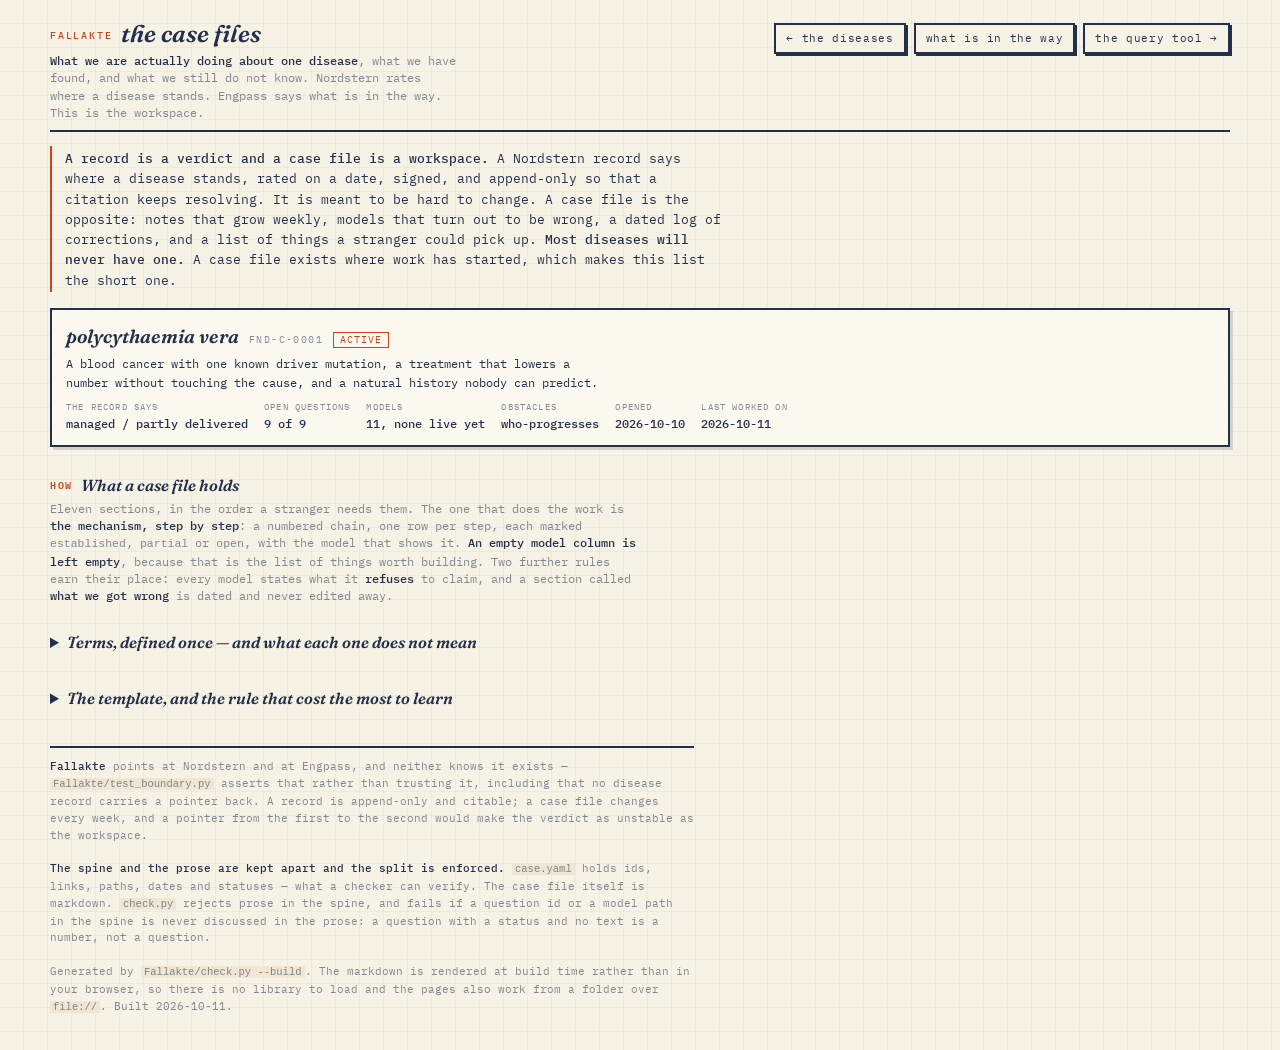
<file: web/fallakte.html>
<!DOCTYPE html>
<html lang="en">
<head>
<meta charset="utf-8">
<meta name="viewport" content="width=device-width, initial-scale=1">
<title>Fallakte — the case files</title>
<meta name="description" content="Per-disease case files: the mechanism step by step, what is open, the models, and what we got wrong.">
<link rel="preconnect" href="https://fonts.googleapis.com">
<link rel="preconnect" href="https://fonts.gstatic.com" crossorigin>
<link href="https://fonts.googleapis.com/css2?family=Fraunces:ital,opsz,wght@0,9..144,400;0,9..144,600;1,9..144,500&family=IBM+Plex+Mono:ital,wght@0,400;0,500;1,400&display=swap" rel="stylesheet">
<link rel="stylesheet" href="fallakte.css">
</head>
<body>
<div class="wrap">

<header>
  <div>
    <h1><span class="fig">Fallakte</span>the case files</h1>
    <div class="sub"><b>What we are actually doing about one disease</b>, what we have
      found, and what we still do not know. Nordstern rates where a disease stands.
      Engpass says what is in the way. This is the workspace.</div>
  </div>
  <div class="links">
    <a class="tool" href="index.html">← the diseases</a>
    <a class="tool" href="engpass.html">what is in the way</a>
    <a class="tool" href="query.html">the query tool →</a>
  </div>
</header>

<div class="standfirst">
  <b>A record is a verdict and a case file is a workspace.</b> A Nordstern record says
  where a disease stands, rated on a date, signed, and append-only so that a citation
  keeps resolving. It is meant to be hard to change. A case file is the opposite: notes
  that grow weekly, models that turn out to be wrong, a dated log of corrections, and a
  list of things a stranger could pick up. <b>Most diseases will never have one.</b> A
  case file exists where work has started, which makes this list the short one.
</div>

<div id="cases"></div>

<h2><span class="n">how</span>What a case file holds</h2>
<div class="lede">Eleven sections, in the order a stranger needs them. The one that
  does the work is <b>the mechanism, step by step</b>: a numbered chain, one row per
  step, each marked <code>established</code>, <code>partial</code> or <code>open</code>,
  with the model that shows it. <b>An empty model column is left empty</b>, because that
  is the list of things worth building. Two further rules earn their place: every model
  states what it <b>refuses</b> to claim, and a section called
  <b>what we got wrong</b> is dated and never edited away.</div>

<details id="terms">
  <summary>Terms, defined once — and what each one does not mean</summary>
  <div class="lede">Written after a table in the first case file used <i>relevant
    cells</i> and <i>disease at birth</i> as though they were self-explanatory. The
    reader coming into the field is the one this register is for, and they are the
    person most likely to notice that a sentence does not say anything.</div>
  <article id="glossary"></article>
</details>

<details id="template">
  <summary>The template, and the rule that cost the most to learn</summary>
  <article id="tmpl"></article>
</details>

<footer>
  <b>Fallakte</b> points at Nordstern and at Engpass, and neither knows it exists —
  <code>Fallakte/test_boundary.py</code> asserts that rather than trusting it, including
  that no disease record carries a pointer back. A record is append-only and citable; a
  case file changes every week, and a pointer from the first to the second would make
  the verdict as unstable as the workspace.
  <br><br><b>The spine and the prose are kept apart and the split is enforced.</b>
  <code>case.yaml</code> holds ids, links, paths, dates and statuses — what a checker
  can verify. The case file itself is markdown. <code>check.py</code> rejects prose in
  the spine, and fails if a question id or a model path in the spine is never discussed
  in the prose: a question with a status and no text is a number, not a question.
  <br><br>Generated by <code>Fallakte/check.py --build</code>. The markdown is rendered
  at build time rather than in your browser, so there is no library to load and the
  pages also work from a folder over <code>file://</code>.
  <span id="gen"></span>
</footer>

</div>

<script src="fallakte-data.js"></script>
<script>
/* =============================================================================
   THE LANDING PAGE. Everything here is read from the generated artifact; nothing
   about a case is written in this file, because a sentence about the data is a
   stored opinion with the same failure mode as a stored verdict — right when it
   was written and silently wrong afterwards. That lesson is Nordstern's own
   banner.js, and it applies to a list of cases as much as to a count of records.
   ========================================================================== */
(function () {
  "use strict";
  const D = window.FALLAKTE;
  const esc = s => String(s == null ? "" : s).replace(/[&<>"']/g,
    c => ({ "&": "&amp;", "<": "&lt;", ">": "&gt;", '"': "&quot;", "'": "&#39;" }[c]));
  const el = id => document.getElementById(id);

  if (!D || !D.cases) {
    el("cases").innerHTML = '<div class="warn"><b>fallakte-data.js is missing.</b> ' +
      'Run <code>python3 Fallakte/check.py --build</code>.</div>';
    return;
  }

  /* The verdict is READ from Nordstern's artifact and never recomputed here —
     derive once, in one place, is the rule the whole register runs on. */
  const verdict = r => !r || !r.capability ? "unrated"
    : r.capability + (r.delivery ? " / " + r.delivery + " delivered" : "");

  const fact = (lbl, val) =>
    `<div class="f"><span class="lbl">${esc(lbl)}</span><b>${esc(val)}</b></div>`;

  el("cases").innerHTML = D.cases.map(c => {
    const openable = c.models.filter(m => m.access === "live").length;
    return `<a class="caselink" href="case.html?case=${encodeURIComponent(c.slug)}">
      <div class="card">
        <div class="casehead">
          <span class="casename">${esc(c.name)}</span>
          <span class="caseid">${esc(c.id)}</span>
          <span class="pill ${esc(c.status)}">${esc(c.status)}</span>
        </div>
        <div class="oneline">${esc(c.one_line)}</div>
        <div class="facts">
          ${fact("the record says", verdict(c.record))}
          ${fact("open questions", c.open_questions + " of " + c.questions.length)}
          ${fact("models", c.models.length + (openable ? "" : ", none live yet"))}
          ${fact("obstacles", c.obstacles.length ? c.obstacles.join(", ") : "—")}
          ${fact("opened", c.opened)}
          ${fact("last worked on", c.updated)}
        </div>
      </div></a>`;
  }).join("");

  el("glossary").innerHTML = D.about.glossary.html;
  el("tmpl").innerHTML = D.about.template.html;
  el("gen").textContent = " Built " + D.generated + ".";
})();
</script>
</body>
</html>
</file>
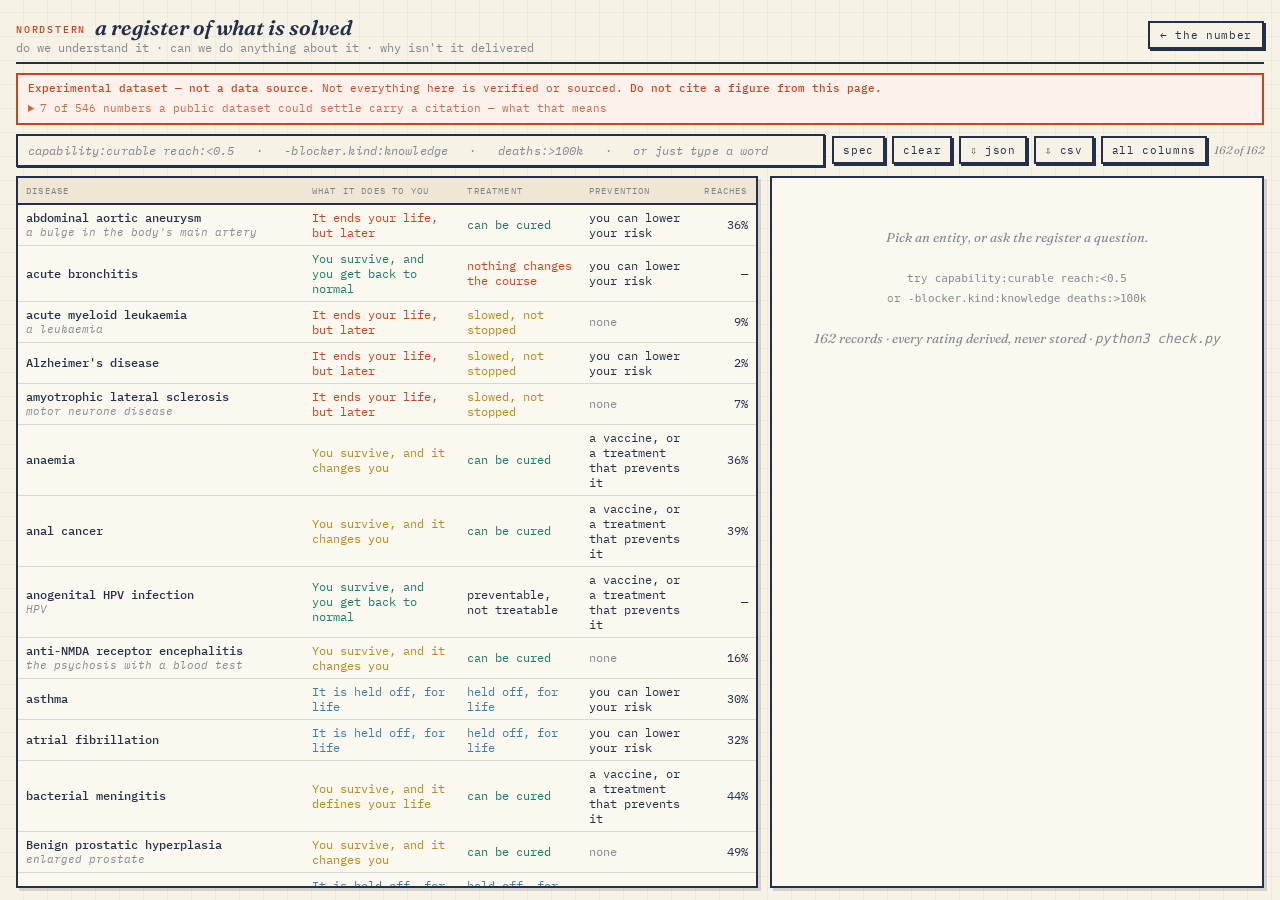
<file: web/query.html>
<!DOCTYPE html>
<html lang="en">
<head>
<meta charset="utf-8">
<meta name="viewport" content="width=device-width, initial-scale=1">
<title>Nordstern — query the register</title>
<link rel="preconnect" href="https://fonts.googleapis.com">
<link rel="preconnect" href="https://fonts.gstatic.com" crossorigin>
<link href="https://fonts.googleapis.com/css2?family=Fraunces:ital,opsz,wght@0,9..144,400;0,9..144,600;1,9..144,500&family=IBM+Plex+Mono:ital,wght@0,400;0,500;1,400&display=swap" rel="stylesheet">
<style>
  :root {
    --paper:#f7f2e6; --paper-deep:#efe7d3; --card:#fbf8ef;
    --ink:#22304a; --ink-soft:rgba(34,48,74,.55); --ink-faint:rgba(34,48,74,.16);
    --vermilion:#c8451f; --teal:#1f7a6d; --water:#3d7fa6; --gold:#b98a1d;
  }
  * { box-sizing:border-box; margin:0; padding:0; }
  html,body { height:100%; }
  body {
    background:var(--paper);
    background-image:
      repeating-linear-gradient(0deg,transparent 0 23px,rgba(34,48,74,.045) 23px 24px),
      repeating-linear-gradient(90deg,transparent 0 23px,rgba(34,48,74,.045) 23px 24px);
    color:var(--ink); font-family:'IBM Plex Mono',monospace; font-size:13px;
    padding:14px 16px 12px; display:flex; flex-direction:column; gap:9px; overflow:hidden;
  }
  header { display:flex; align-items:baseline; justify-content:space-between; gap:14px;
           border-bottom:2px solid var(--ink); padding-bottom:7px; flex:none; flex-wrap:wrap; }
  h1 { font-family:Fraunces,serif; font-weight:600; font-style:italic; font-size:21px; }
  h1 .fig { font-family:'IBM Plex Mono',monospace; font-style:normal; font-weight:500;
            font-size:10px; letter-spacing:.18em; color:var(--vermilion);
            text-transform:uppercase; margin-right:9px; vertical-align:2px; }
  header .sub { font-size:11.5px; color:var(--ink-soft); }
  /* back to the landing page. The two pages are one idea split by audience:
     the map is where a figure sends you here from, and this is where you go
     when you want to ask something the map did not answer. */
  header a.home { font-size:11px; border:2px solid var(--ink); background:var(--paper);
                  box-shadow:2px 2px 0 var(--ink); padding:5px 10px; color:var(--ink);
                  text-decoration:none; letter-spacing:.06em; white-space:nowrap;
                  align-self:center; }
  header a.home:hover { background:var(--paper-deep); }

  .warn { flex:none; border:2px solid var(--vermilion); background:#fdf1ec;
          padding:6px 10px; font-size:11px; line-height:1.45; color:var(--vermilion); }
  .warn b { font-weight:500; }
  /* the banner is rendered by banner.js and carries links and inline code, so
     it needs the same treatment the map gives it — inheriting the warning
     colour rather than turning half the paragraph blue */
  .warn a { color:inherit; }
  .warn code { background:rgba(200,69,31,.11); padding:0 3px; }
  .warn .big { display:none; }   /* the lead sentence belongs to the map */
  /* One sentence at the top, the ledger one click below it. Closed by default:
     a warning long enough to skip is a warning that does not warn. */
  .warn .provmore { margin-top:4px; }
  .warn .provmore > summary { cursor:pointer; opacity:.8; }
  .warn .provmore > summary:hover { opacity:1; }
  .warn .provmore > div { margin-top:5px; padding-top:5px;
    border-top:1px solid rgba(200,69,31,.3); }

  .controls { flex:none; display:flex; flex-direction:column; gap:7px; }
  .row { display:flex; gap:7px; align-items:center; flex-wrap:wrap; }
  .row .lbl { font-size:9px; letter-spacing:.18em; text-transform:uppercase;
              color:var(--ink-soft); margin-right:2px; }

  button, select, input {
    font-family:'IBM Plex Mono',monospace; font-size:11px; color:var(--ink);
    border:2px solid var(--ink); background:var(--paper); padding:5px 9px; cursor:pointer;
  }
  button { letter-spacing:.06em; box-shadow:2px 2px 0 var(--ink); transition:transform 60ms,box-shadow 60ms; }
  button:hover { background:var(--paper-deep); }
  button:active { transform:translate(2px,2px); box-shadow:none; }
  button.ask { background:var(--card); border-color:var(--water); color:var(--water);
               box-shadow:2px 2px 0 var(--water); font-style:italic; font-family:Fraunces,serif; font-size:12px; }
  button.ask:hover { background:#eef4f8; }
  .chip { box-shadow:1px 1px 0 var(--ink); padding:4px 8px; font-size:10.5px; }
  .chip.on { background:var(--ink); color:var(--paper); }
  select { box-shadow:1px 1px 0 var(--ink); }
  input[type=search] { box-shadow:1px 1px 0 var(--ink); min-width:190px; cursor:text; }
  input:focus, select:focus { outline:none; border-color:var(--water); }
  .count { font-size:11px; color:var(--ink-soft); margin-left:auto; font-family:Fraunces,serif; font-style:italic; }

  /* the query box — the register's API, so it gets the width */
  #q { flex:1; min-width:280px; font-size:12px; padding:7px 10px; letter-spacing:.01em; }
  #q::placeholder { color:var(--ink-soft); font-style:italic; }
  .qerr { display:none; border-left:3px solid var(--vermilion); background:#fdf1ec;
          padding:5px 9px; font-size:11px; line-height:1.5; color:var(--vermilion); }
  .qerr.on { display:block; }
  .qerr .qe + .qe { margin-top:3px; }
  .qerr code { background:rgba(200,69,31,.11); padding:0 3px; }
  .qerr .hint { color:rgba(34,48,74,.7); }
  /* the query a canned question stands for — shown, not hidden, because the
     point is that you could have typed it */
  .qnote { font-size:11px; color:var(--ink-soft); font-style:italic; font-family:Fraunces,serif; }
  #qfields { display:grid; grid-template-columns:auto auto 1fr; gap:2px 10px; font-size:11px; line-height:1.45; }
  #qfields .f { color:var(--water); font-weight:500; white-space:nowrap; }
  #qfields .t { color:var(--ink-soft); white-space:nowrap; }
  #qfields .d { color:var(--ink); }
  #qfields .v { color:var(--ink-soft); font-size:10.5px; }

  .workspace { flex:1; display:grid; grid-template-columns:minmax(560px,3fr) minmax(300px,2fr);
               gap:12px; min-height:0; }
  .pane { border:2px solid var(--ink); box-shadow:3px 3px 0 rgba(34,48,74,.16);
          background:var(--card); overflow:auto; min-height:0; }

  table { width:100%; border-collapse:collapse; }
  th { position:sticky; top:0; background:var(--paper-deep); text-align:left; font-weight:400;
       font-size:9px; letter-spacing:.13em; text-transform:uppercase; color:var(--ink-soft);
       padding:7px 8px; border-bottom:2px solid var(--ink); cursor:pointer; white-space:nowrap; }
  th:hover { color:var(--ink); }
  td { padding:5px 8px; border-bottom:1px solid var(--ink-faint); font-size:11.5px; white-space:nowrap; }
  tbody tr { cursor:pointer; }
  tbody tr:hover { background:var(--paper-deep); }
  tbody tr.sel { background:#eef4f8; box-shadow:inset 3px 0 0 var(--water); }
  td.nm { font-weight:500; white-space:normal; min-width:11em; }
  td.nm .common { display:block; font-weight:400; font-style:italic; color:var(--ink-soft); font-size:10.5px; }
  td.num { text-align:right; font-variant-numeric:tabular-nums; }
  /* the word columns may wrap; the coded ones stay on one line */
  td:nth-child(2), td:nth-child(3), td:nth-child(4) { white-space:normal; }
  td:nth-child(2) { max-width:15em; } td:nth-child(3), td:nth-child(4) { max-width:12em; }
  /* the coded columns hide until asked for; nothing is removed */
  #tbl .more { display:none; }
  #tbl.all .more { display:table-cell; }
  td.bk-ends-it, td.bk-ends-it-unless-caught, td.bk-ends-it-later { color:var(--vermilion); }
  td.bk-held-off { color:var(--water); } td.bk-never-safe { color:#7a5ea6; } td.bk-defines-your-life, td.bk-changes-you { color:var(--gold); }
  td.bk-back-to-normal { color:var(--teal); }
  td.pv-none { color:var(--ink-soft); }
  .flags { color:var(--water); letter-spacing:1px; }
  .cap-curable { color:var(--teal); } .cap-managed { color:var(--water); }
  .cap-partial { color:var(--gold); } .cap-unsolved { color:var(--vermilion); }
  .t-clean { color:var(--ink-soft); } .t-costly { color:var(--gold); } .t-harsh { color:var(--vermilion); font-weight:500; }

  .detail { padding:13px 15px; line-height:1.55; }
  .detail h2 { font-family:Fraunces,serif; font-style:italic; font-size:18px; font-weight:600; }
  .detail .slug { font-size:10px; letter-spacing:.14em; text-transform:uppercase; color:var(--vermilion); }
  .detail a.challenge { display:inline-block; margin-top:6px; font-family:'IBM Plex Mono',monospace;
    font-size:10.5px; color:var(--water); border:1px solid var(--water); padding:2px 8px;
    text-decoration:none; }
  .detail a.challenge:hover { background:var(--water); color:var(--paper); }
  .detail h3 { font-size:9px; letter-spacing:.18em; text-transform:uppercase; color:var(--ink-soft);
               margin:13px 0 4px; border-bottom:1px solid var(--ink-faint); padding-bottom:2px; }
  .detail p { font-size:11.5px; margin-bottom:6px; }
  .detail .kv { display:flex; gap:8px; font-size:11.5px; }
  .detail .kv .k { color:var(--ink-soft); min-width:96px; flex:none; }
  .detail ul { margin:2px 0 0 15px; font-size:11.5px; }
  .detail li { margin-bottom:3px; }
  .detail .blk { border-left:3px solid var(--ink-faint); padding-left:9px; margin-bottom:8px; }
  .detail .blk .hd { font-size:10px; letter-spacing:.1em; text-transform:uppercase; }
  .detail .blk.documented .hd { color:var(--teal); }
  .detail .blk.alleged .hd, .detail .blk.disputed .hd { color:var(--gold); }
  .detail .empty { color:var(--ink-soft); font-family:Fraunces,serif; font-style:italic;
                   text-align:center; padding:36px 12px; font-size:13px; }
  .pill { display:inline-block; border:1px solid var(--ink-faint); padding:1px 6px;
          font-size:10px; margin:0 3px 3px 0; background:var(--paper); }

  /* The verdict, said in a sentence. A bare word like "curable" next to a
     record with 670,000 annual deaths reads as a claim nobody made. */
  .verdict { border:2px solid var(--ink); background:var(--paper); padding:9px 11px;
             margin-top:9px; font-size:12.5px; line-height:1.5; }
  .verdict .lead { font-family:Fraunces,serif; font-style:italic; font-size:13.5px; }
  .verdict .qual { color:var(--ink-soft); font-size:11.5px; display:block; margin-top:4px; }
  .verdict .back { display:block; margin-top:5px; font-size:11.5px; }
  .verdict .back.yes { color:var(--teal); }
  .verdict .back.no  { color:var(--vermilion); }
  .spans { border:2px solid var(--gold); background:#fbf5e4; padding:8px 11px; margin-top:9px;
           font-size:11.5px; line-height:1.5; }
  .spans b { color:var(--gold); }
  /* the card's plain sections */
  .detail .also { font-size:11px; color:var(--ink-soft); margin-top:2px; }
  .detail p.def { font-family:Fraunces,serif; font-size:13.5px; line-height:1.5; }
  .detail p.gap, .detail .gap { color:var(--ink-soft); font-style:italic; }
  .detail .src { font-size:10px; color:var(--ink-soft); margin-top:-2px; }
  .detail details.inline { display:inline; }
  .detail details.inline summary { display:inline; cursor:pointer; color:var(--water); font-family:'IBM Plex Mono',monospace; font-size:10.5px; }
  .detail details.inline[open] summary { display:none; }
  .detail ul.way { margin:4px 0 0 0; padding-left:0; list-style:none; }
  .detail ul.way li { padding-left:12px; position:relative; margin-bottom:5px; font-size:11.5px; }
  .detail ul.way li::before { content:"—"; position:absolute; left:0; color:var(--ink-soft); }
  .detail .st { font-size:9.5px; letter-spacing:.08em; text-transform:uppercase; padding:0 4px; border:1px solid var(--ink-faint); margin-left:4px; }
  .detail .st.documented { color:var(--teal); } .detail .st.alleged, .detail .st.disputed { color:var(--gold); } .detail .st.refuted { color:var(--vermilion); }
  .detail .spanshint { display:block; color:var(--gold); font-size:11px; margin-top:4px; }
  .detail details.full { margin-top:16px; border-top:2px solid var(--ink); padding-top:8px; }
  .detail details.full > summary { cursor:pointer; font-size:10px; letter-spacing:.14em; text-transform:uppercase; color:var(--ink-soft); }
  .detail details.full > summary:hover { color:var(--ink); }

  dialog { border:2px solid var(--ink); box-shadow:5px 5px 0 rgba(34,48,74,.25);
           background:var(--card); color:var(--ink); padding:0; max-width:760px;
           width:calc(100% - 40px); max-height:84vh; font-family:'IBM Plex Mono',monospace; }
  dialog::backdrop { background:rgba(34,48,74,.35); }
  .gloss-hd { position:sticky; top:0; background:var(--paper-deep); border-bottom:2px solid var(--ink);
              padding:10px 16px; display:flex; justify-content:space-between; align-items:baseline; }
  .gloss-hd h2 { font-family:Fraunces,serif; font-style:italic; font-size:17px; font-weight:600; }
  .gloss-bd { padding:12px 16px 18px; overflow:auto; max-height:calc(84vh - 52px); }
  .gloss-bd h3 { font-size:9px; letter-spacing:.18em; text-transform:uppercase; color:var(--vermilion);
                 margin:15px 0 5px; border-bottom:1px solid var(--ink-faint); padding-bottom:3px; }
  .gloss-bd h3:first-child { margin-top:0; }
  .gloss-bd dl { display:grid; grid-template-columns:auto 1fr; gap:3px 12px; font-size:11.5px; line-height:1.5; }
  .gloss-bd dt { font-weight:500; white-space:nowrap; color:var(--water); }
  .gloss-bd dd { color:var(--ink); }
  .gloss-bd .ex { display:grid; grid-template-columns:minmax(210px,auto) 1fr; gap:4px 12px;
                  align-items:start; margin-bottom:7px; }
  .gloss-bd .exq { font-size:11px; text-align:left; white-space:normal;
                   border-color:var(--water); color:var(--water);
                   box-shadow:2px 2px 0 var(--water); background:var(--card); }
  .gloss-bd .exq:hover { background:#eef4f8; }
  .gloss-bd .exw { font-size:11.5px; line-height:1.5; color:var(--ink); }
  @media (max-width:620px) { .gloss-bd .ex { grid-template-columns:1fr; } }
  .gloss-bd .caveat { border-left:3px solid var(--vermilion); padding-left:9px; color:var(--vermilion);
                      font-size:11.5px; line-height:1.5; margin-top:6px; }

  @media (max-width:900px) { body{overflow:auto;} .workspace{grid-template-columns:1fr;} .pane{max-height:60vh;} }
</style>
</head>
<body>

<header>
  <div>
    <h1><span class="fig">Nordstern</span>a register of what is solved</h1>
    <div class="sub">do we understand it · can we do anything about it · why isn't it delivered</div>
  </div>
  <a class="home" href="index.html">← the number</a>
</header>

<!-- Filled by banner.js from the snapshot check.py built. Both pages render the
     same facts from the same numbers; only the opening sentence differs. -->
<div class="warn" id="prov"></div>

<!-- THE TOOL IS THE BAR.
     This page used to carry six canned questions, seven dropdowns and seven flag
     chips above the results. All of them wrote query text — that was already the
     fix for an earlier version whose filter state could not express its own
     canned questions — and every one of them was still an answer supplied before
     the question. **Somebody who arrives here arrived on purpose.** The map at
     index.html is where a figure hands you a query; this is where you write one.
     The presets did not disappear: they are worked examples in the spec, which
     is generated from the parser's own field registry. -->
<div class="controls">
  <div class="row">
    <input type="search" id="q" spellcheck="false" autocomplete="off"
           placeholder="capability:curable reach:&lt;0.5   ·   -blocker.kind:knowledge   ·   deaths:&gt;100k   ·   or just type a word">
    <button id="specBtn" class="spec-open">spec</button>
    <button id="reset">clear</button>
    <button id="dlJson">⇩ json</button>
    <button id="dlCsv">⇩ csv</button>
    <button id="cols" title="the coded columns: flags, mechanism, measurement, terms, price">all columns</button>
    <span class="count" id="count"></span>
  </div>
  <div class="qerr" id="qerr"></div>
</div>

<div class="workspace">
  <div class="pane"><table id="tbl">
    <!-- FIVE COLUMNS BY DEFAULT, IN WORDS. The first audience is people outside
         medicine; a row that read `obje·part·part · curable · costly · 0.300` was
         legible only to whoever wrote the schema. The coded columns are still here,
         behind "all columns" — nothing was removed, only hidden. -->
    <thead><tr>
      <th data-k="name">disease</th>
      <th data-k="bucket">what it does to you</th>
      <th data-k="capability">treatment</th>
      <th data-k="prevention">prevention</th>
      <th data-k="reach">reaches</th>
      <th data-k="slug" class="more">entity</th>
      <th data-k="_flags" class="more">·</th>
      <th data-k="mechanism" class="more">mech</th>
      <th data-k="_meas" class="more">dx·pg·pd</th>
      <th data-k="terms" class="more">terms</th>
      <th data-k="_cost" class="more">from</th>
    </tr></thead>
    <tbody></tbody>
  </table></div>
  <div class="pane"><div class="detail" id="detail"></div></div>
</div>

<dialog id="spec">
  <div class="gloss-hd">
    <h2>The query spec</h2>
    <button id="specClose">close</button>
  </div>
  <div class="gloss-bd">

    <h3>The grammar, entire</h3>
    <dl>
      <dt>field:value</dt><dd>Match a field. <code>capability:curable</code></dd>
      <dt>a&nbsp;b</dt><dd>A space means <b>AND</b>. <code>capability:curable reach:&lt;0.5</code> — curable, and reaching under half of patients.</dd>
      <dt>-term</dt><dd>A leading minus <b>negates</b>. <code>-blocker.kind:knowledge</code> — nothing here is waiting on science.</dd>
      <dt>field:(a OR b)</dt><dd>Alternation <em>within one field</em>. <code>blocker.standing:(alleged OR disputed)</code></dd>
      <dt>field:&gt;n</dt><dd><code>&gt; &gt;= &lt; &lt;= =</code> on numeric fields. Numbers take <b>k</b>, <b>M</b>, <b>B</b>: <code>deaths:&gt;100k</code></dd>
      <dt>"two words"</dt><dd>Quotes carry spaces, nothing more. <code>quadrant:"known &amp; treatable"</code></dd>
      <dt>word</dt><dd>No field means free text over the whole record, prose included. <code>lithium</code></dd>
    </dl>

    <h3>Two rules that save you remembering things</h3>
    <dl>
      <dt>the field decides</dt><dd>How a value matches is a property of the <em>field</em>, not of how you quoted it. An <b>enum</b> field is always exact; a <b>text</b> field is always substring. So <code>name:hepat</code> finds hepatitis C and <code>capability:cur</code> is an error that names the four legal values — which is what you want in each case.</dd>
      <dt>lists mean <em>some</em></dt><dd>A record has many blockers, so <code>blocker.kind:cost</code> asks whether <b>some</b> blocker is a cost blocker, and <code>-blocker.kind:cost</code> therefore means <b>none</b> is. For <em>every</em> — "all blockers are knowledge" — use the derived flag <code>only_knowledge_blockers:true</code>; the register names that concept, so it is computed once in <code>check.py</code> rather than spelled out here.</dd>
    </dl>

    <h3>A wrong value is answered, not ignored</h3>
    <div class="caveat" style="border-left-color:var(--water);color:var(--ink)">
      <code>capability:cured</code> does not return nothing. It says
      <em>“capability has no value <b>cured</b> — did you mean <b>curable</b>? valid: curable · managed ·
      partial · unsolved”</em>, and the valid list is read off the data, so it cannot drift from what is
      actually loadable. Terms that fail are reported and skipped; the rest of the query still runs, and
      the count of what was dropped comes back with it.
    </div>

    <h3>Not here yet</h3>
    <dl>
      <dt>OR across terms</dt><dd>Deliberately absent, with parentheses. Alternation inside one field covers most of it and has no precedence to get wrong; boolean algebra across terms is the half of this syntax people reliably misread. Type it and the register says so and tells you what does work. It gets built when a question worth asking forces it — and it will be obvious which question that was.</dd>
    </dl>

    <h3>Worked examples</h3>
    <p style="margin:0 0 8px;font-size:11.5px;color:var(--ink-soft)">Click one to
      run it. Each is a plain string you could have typed — which was already
      true when these were buttons on the tool, and is the reason they could be
      moved here without losing anything.</p>
    <div id="qexamples"></div>

    <h3>Every field</h3>
    <div id="qfields"></div>
    <div class="caveat" style="margin-top:9px">
      Fields marked <b>derived</b> are calculated by <code>check.py</code> from the YAML, never stored.
      That is what makes them arguable: a stored verdict is an opinion, a derived one is a calculation
      you can check. <code>src:recall</code> matches every record in the register today.
    </div>

    <h3 style="border-top:2px solid var(--ink);padding-top:12px">What the words mean</h3>
    <p style="margin:0 0 10px;font-size:11.5px;color:var(--ink-soft)">Every derived word in the results table is a term of art, and a public register that does not define its own vocabulary invites exactly the misreading it was built to prevent.</p>


    <h3>Reading a record</h3>
    <dl>
      <dt>capability</dt><dd>What medicine can do <em>at its best, for anyone</em>. Derived from the intervention rung. It says nothing about how many people get it.</dd>
      <dt>terms</dt><dd>What the treatment costs you if it works. <b>clean</b> · <b>costly</b> (takes something permanent) · <b>harsh</b> (permanently disabling in its own right).</dd>
      <dt>residue</dt><dd>What the <em>disease</em> leaves behind in someone the treatment <b>cured</b> — damage already done that no cure reaches. Tuberculosis is the case that forced the field: the drugs take almost nothing, and a large share of cured patients keep permanently scarred lungs.</dd>
      <dt>restored</dt><dd><b>Are they back to the state they were in before any of it?</b> Derived from <em>terms</em> and <em>residue</em> together, because those are the two ways the answer is no. <b>restored</b> · <b>cure-costs</b> (the treatment took something) · <b>disease-residue</b> (the treatment worked and the damage was already done) · <b>both</b> · <b>n/a</b> — nothing to be restored from, because there is no capability at all. <b>n/a is not restored.</b></dd>
      <dt>reach</dt><dd>efficacy × access — the fraction of patients for whom the capability is actually real.</dd>
      <dt>delivery</dt><dd>reach, in words: delivered ≥0.8 · mostly ≥0.6 · partly ≥0.3 · barely ≥0.05 · undelivered below that.</dd>
      <dt>quadrant</dt><dd>Which cell of <em>is the mechanism known?</em> × <em>what does treatment achieve?</em> a record falls in — six cells, not four. <b>Not a verdict on the disease.</b> The field kept the name <code>quadrant</code> after it grew a third column, because queries use it. See below.</dd>
    </dl>

    <h3>The map, and what it does not say</h3>
    <p style="margin:0 0 .6em">The second axis is the <b>intervention ladder in three bands</b>: the course is <em>held or ended</em> (suppressive, curative) · <em>slowed</em> (disease-modifying) · <em>unchanged</em> (symptomatic, none). It used to be a yes/no, which filed ischaemic heart disease and stroke — the first and third largest causes of death on Earth — as <em>nothing can be done</em>.</p>
    <dl>
      <dt>known&nbsp;&amp;&nbsp;treatable</dt><dd>The mechanism is understood <em>and</em> something demonstrably works — a treatment <b>or</b> a prophylaxis. Measles and rabies sit here on the strength of a vaccine, with no treatment at all. <b>This is not "solved."</b> It says nothing about whether anyone is cured, what the treatment costs them, or whether it reaches a single patient. Breast cancer and Crohn's disease both sit here.</dd>
      <dt>known&nbsp;&amp;&nbsp;modifiable</dt><dd>Understood, and treatment <em>slows</em> the course without holding or ending it. Ischaemic heart disease and stroke: the coronary death rate in wealthy countries has more than halved since about 1980, and the atherosclerosis still progresses. <b>This cell exists because filing those two as untreatable was wrong.</b></dd>
      <dt>engineering problem</dt><dd>Understood, and treatment does not change the course at all. Huntington's: the exact cause has been known since 1993 and nothing alters it. COPD is here too, and note what that <b>does not</b> mean — bronchodilators genuinely relieve breathlessness; this register measures benefit only as course alteration.</dd>
      <dt>empirical luck</dt><dd>Something works and nobody can say why. Lithium in bipolar disorder, effective since 1949, mechanism still unknown.</dd>
      <dt>empirical&nbsp;foothold</dt><dd>Something slows a disease nobody understands. <b>No record is in this cell.</b> It is named because the derivation has to be total, and an empty cell is worth reporting rather than hiding.</dd>
      <dt>frontier</dt><dd>Neither understood, nor altered by any treatment. Note how much of the world's burden sits here.</dd>
    </dl>

    <h3>The intervention ladder</h3>
    <dl>
      <dt>none</dt><dd>Nothing alters the course.</dd>
      <dt>symptomatic</dt><dd>Masks the phenotype; the course is unchanged.</dd>
      <dt>disease-modifying</dt><dd>Slows it. Does not arrest it.</dd>
      <dt>suppressive</dt><dd>Near-normal life and lifespan — <b>treated indefinitely</b>. HIV. Not a death sentence, and not over.</dd>
      <dt>curative</dt><dd>A <b>finite</b> intervention ends the disease. Hepatitis C.</dd>
    </dl>

    <h3>The other axes</h3>
    <dl>
      <dt>mechanism</dt><dd><b>established</b> (a causal chain that would survive a refutation attempt) · <b>partial</b> (the chain has a named hole) · <b>correlates</b> (associations, no chain) · <b>none</b>.</dd>
      <dt>prevention</dt><dd>Independent of treatment, not a continuation of it: <b>eradicated</b> · <b>prophylaxis</b> · <b>risk-reduction</b> · <b>none</b>. PKU's phenotype is prevented outright and the disease is never cured.</dd>
      <dt>ongoing</dt><dd>The burden of <em>being treated</em> — the gulf between one tablet a day and dialysis three times a week.</dd>
      <dt>efficacy vs access</dt><dd>Deliberately two numbers. Epilepsy is ~30% drug-resistant in the richest health systems (biology); sickle-cell gene therapy works nearly always and reaches nearly nobody (money). One number could not say both.</dd>
    </dl>

    <h3>Measurement — three questions, not one</h3>
    <dl>
      <dt>diagnostic</dt><dd>Is the disease there? <b>objective</b> (a test) · <b>clinical</b> (human judgement against criteria) · <b>complaint</b> (the patient's report <em>is</em> the diagnosis).</dd>
      <dt>prognostic</dt><dd>What will it do if left alone? Its absence causes <b>overtreatment</b> — treating people who were never going to be harmed.</dd>
      <dt>predictive</dt><dd>Will <em>this</em> treatment work in <em>this</em> patient? Its absence causes <b>futile treatment</b>: the full cost, no benefit, discovered only afterwards.</dd>
      <dt>n/a</dt><dd>There is no selection question left to answer — either nothing course-altering to predict a response to, or a treatment that works in essentially everyone. Pan-genotypic antivirals <em>abolished</em> the question for hepatitis C.</dd>
    </dl>

    <h3>Toll, window, strata</h3>
    <dl>
      <dt>toll</dt><dd>What the cure takes, permanently — the facial nerve, the bowel, fertility, a second cancer. Not the same as <em>ongoing</em> (the burden of continuing treatment) and not the same as <em>efficacy</em> (whether it works). This is the price of it <b>working</b>.</dd>
      <dt>residue vs toll</dt><dd>Two different permanent costs, and the register keeps them apart because the levers differ. <b>toll</b> is inflicted by the treatment — a better treatment reduces it. <b>residue</b> was inflicted by the disease before the treatment arrived — only <em>earlier</em> treatment reduces it, which is why residue and <em>window</em> usually travel together. "Cured" is not one outcome.</dd>
      <dt>severity</dt><dd><b>none</b> · <b>minor</b> (permanent, not life-altering) · <b>major</b> (permanently alters function or appearance) · <b>catastrophic</b> (disabling or life-shortening in its own right). Severity describes the harm <em>when it happens</em>; incidence carries how often.</dd>
      <dt>window ⧗</dt><dd>Capability itself depends on catching it in time. Crohn's inflammation is treatable; the fibrosis it leaves is not, because scar is mechanical.</dd>
      <dt>strata ⧉</dt><dd>One entity with more than one answer. Breast cancer stage I is cured and stage IV is not — so "is it solved" is a <b>malformed question, not a hard one</b>, and the register refuses to pick a side.</dd>
    </dl>

    <h3>Blockers — why it isn't delivered</h3>
    <dl>
      <dt>kind</dt><dd>What is stuck: knowledge · candidate-untested · evidence-incomplete · no-sponsor · regulatory · manufacturing · cost · logistics · diagnosis · adherence · tooling · policy. Different blockers need different people to fix them.</dd>
      <dt>scale</dt><dd>Rough order-of-magnitude cost to clear it. <b>Blank for a knowledge blocker</b>, and the asymmetry is the point: knowledge blockers cannot be triaged with money, delivery blockers can.</dd>
      <dt>standing</dt><dd><b>documented</b> (a named trial, price, or dated discontinuation) · <b>alleged</b> (widely asserted, unverified) · <b>disputed</b> · <b>refuted</b>. The register's job is to turn <em>alleged</em> into <em>documented</em> or <em>refuted</em> — a project that only ever finds <em>documented</em> is campaigning, not investigating.</dd>
    </dl>

    <h3>The flags</h3>
    <dl>
      <dt>⚑ no champion</dt><dd>Capability is real, reach is under 0.6, and at least one blocker is documented and <em>not</em> knowledge. The science is done and nobody is carrying it.</dd>
      <dt>⧗ window</dt><dd>Catching it late changes what is possible — and usually what it costs.</dd>
      <dt>⧉ spans the ladder</dt><dd>The strata disagree about capability.</dd>
      <dt>overtreatment risk</dt><dd>Real capability, a permanent price, and no way to say who needed it.</dd>
      <dt>futile treatment risk</dt><dd>Real capability, a permanent price, and no way to say who will respond.</dd>
      <dt>harm without benefit</dt><dd>A major permanent toll on an entity whose <em>course</em> nothing alters. Nobody designed this category; it fell out of toll × capability. <b>It does not mean the treatment does nothing.</b> COPD is the case that proves the point — no drug slows the loss of lung function, and bronchodilators substantially relieve breathlessness, which is the whole of what the disease costs a person. This register measures benefit only as <em>course alteration</em> and has no axis for symptom relief; the flag name is older than that realisation and is kept because queries use it.</dd>
    </dl>

    <h3>Where the numbers come from</h3>
    <!-- rendered by banner.js from the same snapshot the page banner uses. The
         hand-written version of this paragraph is what went stale. -->
    <div class="caveat" id="specProv"></div>
  </div>
</dialog>

<!-- GENERATED by `python3 check.py --build` from entities/*.yaml.
     A script tag rather than fetch() so the page works over file:// too.
     Every derived field is computed at build time — never recompute a
     derivation here, or the rules live in two places and drift. -->
<script src="banner.js"></script>
<script src="snapshots.js"></script>
<script src="query.js"></script>
<script src="data.js"></script>
<script>
"use strict";
(() => {
const R = (window.NORDSTERN && window.NORDSTERN.records) || [];
const Q = window.NordsternQuery;
const $ = id => document.getElementById(id);
const esc = s => String(s == null ? "" : s).replace(/&/g,"&amp;").replace(/</g,"&lt;");
// diagnostics arrive with `backticks` around the offending token
const ticks = s => esc(s).replace(/`([^`]+)`/g, "<code>$1</code>");

/* ---- state ------------------------------------------------------------
 * ONE filter, and it is a string. This used to be four parallel things —
 * facets, flags, an `or` list and a raw JS predicate — because the canned
 * questions could not be said in the vocabulary the UI offered. Everything
 * a control does now is edit this text, so what is being asked is legible
 * and shareable rather than hidden in a closure.
 * --------------------------------------------------------------------- */
const DOM = Q.domains(R);            // enum domains, read off the data
const state = { q:"", sort:"name", dir:1, sel:null, all:false };   // alphabetical by default: no ranking implied
const SNAP = (window.NORDSTERN_SNAPSHOTS || []).at(-1) || null;   // the seven states' names live in buckets.yaml, via the snapshot
let last = { records:R, terms:[], errors:[] };

/* the URL is the share link: ?q=… round-trips the whole view, and ?spec opens
   the reference — a spec worth publishing is one somebody can send a link to */
function syncUrl() {
  if (typeof history === "undefined" || !history.replaceState) return;
  const u = state.q ? "?q=" + encodeURIComponent(state.q) : "?";
  history.replaceState(null, "", u);
}
function setQ(text) {
  state.q = text;
  $("q").value = text;
  syncUrl();
  render();
}

// editing by hand drops the canned question's note — it described a query that
// is no longer the one on screen
$("q").oninput = e => { state.q = e.target.value; syncUrl(); render(); };

document.querySelectorAll("#tbl th").forEach(th => th.onclick = () => {
  const k = th.dataset.k;
  state.dir = state.sort === k ? -state.dir : (k === "reach" ? -1 : 1);
  state.sort = k;
  render();
});

/* ---- worked examples, rendered into the spec -------------------------
 * These were six buttons above the results. Each is still exactly a string a
 * reader could type — that was already true, and was the fix for an earlier
 * version whose canned questions needed machinery (`or`, a raw predicate) the
 * query language could not express. **What changed is that an answer supplied
 * before the question is clutter on a tool somebody came to on purpose.**
 * They live in the spec now, where an example belongs, and they are clickable
 * because a worked example you cannot run is a screenshot.
 *
 * tool.test.js runs every one of these and fails if it returns
 * nothing — so an example cannot rot into a query that no longer works. ---- */
const EXAMPLES = [
  ["orphaned:true",
   "Science is done and nobody is carrying it — capability is real, reach is under 0.6, and at least one blocker is documented and is not knowledge. Sort by <code>from</code> for the cheapest entry price."],
  ["measurement_gap:true",
   "Real capability, a permanent price, and no way to say who needed it or who will respond. The register's sharpest argument for funding measurement over therapeutics."],
  ["only_knowledge_blockers:true",
   "<b>Every</b> blocker is knowledge — no delivery lever at any price. Money cannot move these, which is the asymmetry the whole register exists to show."],
  ["harm_without_benefit:true",
   "A major permanent toll while the course is unchanged. Not the same as the treatment doing nothing: symptom relief is real and this register has no axis that records it."],
  ["quadrant:frontier",
   "Neither understood nor altered by any treatment — and note how much of the world's burden sits here."],
  ["capability:curable delivery:(barely OR undelivered)",
   "Curable, and reaching almost nobody. Two fields, an AND, and an alternation inside one of them."],
  ["blocker.kind:knowledge -blocker.scale:>0",
   "Held up by science, with nothing that carries a price. The minus means <b>no</b> blocker matches, because lists mean <em>some</em>."],
  ["deaths:>100k reach:<0.3",
   "Over a hundred thousand deaths a year, reaching under a third of patients. Numbers take <code>k</code>, <code>M</code> and <code>B</code>."],
];
$("qexamples").innerHTML = EXAMPLES.map(([q, why]) => `
  <div class="ex">
    <button class="exq" data-q="${esc(q)}">${esc(q)}</button>
    <div class="exw">${why}</div>
  </div>`).join("");
document.querySelectorAll(".exq").forEach(b => b.onclick = () => {
  const d = $("spec"); d.close ? d.close() : (d.open = false);
  setQ(b.dataset.q);
});

function reset() { setQ(""); }
$("reset").onclick = reset;

/* ---- the query reference. The field list is RENDERED from the query
        core's own registry, so a field that exists is documented and a
        field that is documented exists — the list cannot drift. ---- */
$("qfields").innerHTML = Q.describe(DOM).map(f => `
  <span class="f">${esc(f.name)}</span>
  <span class="t">${esc(f.type)}${f.derived ? " · derived" : ""}</span>
  <span class="d">${esc(f.help)}${f.values && f.values.length
      ? `<span class="v">${f.help ? " — " : ""}${esc(f.values.join(" · "))}</span>` : ""}</span>`).join("");
$("specBtn").onclick = () => { const d = $("spec"); d.showModal ? d.showModal() : (d.open = true); };
$("specClose").onclick = () => { const d = $("spec"); d.close ? d.close() : (d.open = false); };

/* ---- downloads built from the in-memory payload, so they work offline and
        over file:// as well as when hosted ---- */
function download(name, text, type) {
  const url = URL.createObjectURL(new Blob([text], {type}));
  const a = Object.assign(document.createElement("a"), {href:url, download:name});
  a.click(); URL.revokeObjectURL(url);
}
$("dlJson").onclick = () => download("nordstern.json", JSON.stringify(window.NORDSTERN, null, 1), "application/json");
$("dlCsv").onclick = () => {
  const rows = visible();
  const cols = ["slug","name","kind","mechanism","intervention","prognostic","predictive",
                "capability","terms","reach","delivery","quadrant","orphaned","toll_severity"];
  const cell = (r,c) => ({
    mechanism:r.axes.mechanism, intervention:r.axes.intervention,
    prognostic:r.measurement.prognostic, predictive:r.measurement.predictive,
    toll_severity:r.toll.severity,
  }[c] ?? r.derived[c] ?? r[c]);
  const csv = [cols.join(",")].concat(rows.map(r =>
    cols.map(c => `"${String(cell(r,c)).replace(/"/g,'""')}"`).join(","))).join("\n");
  download("nordstern-filtered.csv", csv, "text/csv");
};

/* ---- filter + sort ----
 * Filtering lives entirely in query.js. This function only sorts. ---- */
function visible() {
  last = Q.run(R, state.q, DOM);
  const out = last.records.slice();
  const key = r => ({
    _flags: (r.derived.orphaned?1:0) + (r.derived.has_window?1:0),
    _meas:  r.measurement.prognostic + r.measurement.predictive,
    _cost:  r.derived.cheapest_priced_blocker ?? Infinity,
    mechanism: r.axes.mechanism,
    prevention: PREVENTION_RANK[r.axes.prevention] ?? 9,
    capability: CAPABILITY_RANK[r.derived.capability] ?? 9,
    bucket: BUCKET_RANK[r.derived.bucket] ?? 9,
    name: (r.name || r.slug).toLowerCase(),
  }[state.sort] ?? r.derived[state.sort] ?? r[state.sort]);
  return out.sort((a,b) => {
    const x = key(a), y = key(b);
    return (x < y ? -1 : x > y ? 1 : 0) * state.dir;
  });
}

const money = v => v == null ? "—" : "$" + (v >= 1e9 ? (v/1e9)+"B" : v >= 1e6 ? (v/1e6)+"M" : v);
const short = s => s.slice(0,4);

/* THE PLAIN WORDS. These are labels for values check.py derived, never a
   derivation: every key here is a value the register already holds, and the
   test asserts the maps cover every value in the data, so a new rung cannot
   arrive as a blank cell. The order of each map is its sort order. */
const CAPABILITY_WORDS = {
  curable:     "can be cured",
  preventable: "preventable, not treatable",
  managed:     "held off, for life",
  partial:     "slowed, not stopped",
  unsolved:    "nothing changes the course",
};
const PREVENTION_WORDS = {
  eradicated:       "eradicated",
  prophylaxis:      "a vaccine, or a treatment that prevents it",
  "risk-reduction": "you can lower your risk",
  none:             "none",
};
const rank = m => Object.fromEntries(Object.keys(m).map((k, i) => [k, i]));
const CAPABILITY_RANK = rank(CAPABILITY_WORDS), PREVENTION_RANK = rank(PREVENTION_WORDS);
const BUCKET_ORDER = ["ends-it", "ends-it-unless-caught", "ends-it-later", "held-off",
                      "never-safe", "defines-your-life", "changes-you", "back-to-normal"];
const BUCKET_RANK = Object.fromEntries(BUCKET_ORDER.map((k, i) => [k, i]));
// the seven states' names come from buckets.yaml via the snapshot, never from this page
const BUCKET_WORDS = (SNAP && SNAP.buckets && SNAP.buckets.names) || {};
// what the treatment reaches, as a share of patients; withheld where the
// register withholds it (prevention has no reach number — gaps.md #109)
const reaches = d => d.delivery === "—" ? "—" : Math.round(d.reach * 100) + "%";

$("cols").onclick = () => { state.all = !state.all; $("tbl").classList.toggle("all", state.all);
                            $("cols").textContent = state.all ? "fewer columns" : "all columns"; };

function render() {
  const rows = visible();

  /* A term that failed to parse is REPORTED and skipped, never silently
     dropped — a filter you typed that quietly did nothing is the one bug
     that would make this untrustworthy. */
  const err = $("qerr");
  err.innerHTML = last.errors.map(e =>
    `<div class="qe">${ticks(e.message)}${e.hint ? ` <span class="hint">— ${ticks(e.hint)}</span>` : ""}</div>`).join("");
  err.classList.toggle("on", last.errors.length > 0);

  const dropped = last.errors.length
    ? ` · ${last.errors.length} term${last.errors.length > 1 ? "s" : ""} ignored` : "";
  $("count").textContent = `${rows.length} of ${R.length}${dropped}`;
  // A SHARED LINK OPENS THE CARD. `?q=id:FND-D-0023` used to show a one-row table
  // and an empty pane saying "pick an entity" — the person it was sent to had
  // nothing to look at. One result is a selection.
  if (rows.length === 1) state.sel = rows[0].slug;
  $("tbl").tBodies[0].innerHTML = rows.map(r => {
    const d = r.derived, m = r.measurement;
    const flags = (d.orphaned?"⚑":"") + (d.has_window?"⧗":"") + (d.spans_ladder?"⧉":"");
    const common = r.common && r.common.toLowerCase() !== (r.name || "").toLowerCase() ? `<i class="common">${esc(r.common)}</i>` : "";
    return `<tr data-slug="${r.slug}" class="${state.sel===r.slug?"sel":""}">
      <td class="nm">${esc(r.name || r.slug)}${common}</td>
      <td class="bk-${d.bucket}">${esc(BUCKET_WORDS[d.bucket] || d.bucket)}</td>
      <td class="cap-${d.capability}">${esc(CAPABILITY_WORDS[d.capability] || d.capability)}</td>
      <td class="pv-${r.axes.prevention}">${esc(PREVENTION_WORDS[r.axes.prevention] || r.axes.prevention)}</td>
      <td class="num">${reaches(d)}</td>
      <td class="more">${esc(r.slug)}</td>
      <td class="more flags">${flags}</td>
      <td class="more">${esc(r.axes.mechanism)}</td>
      <td class="more">${short(m.diagnostic)}·${short(m.prognostic)}·${short(m.predictive)}</td>
      <td class="more t-${d.terms}">${d.terms}</td>
      <td class="more">${money(d.cheapest_priced_blocker)}</td>
    </tr>`;
  }).join("") || `<tr><td colspan="11" style="padding:24px;text-align:center;color:var(--ink-soft)">nothing matches</td></tr>`;

  $("tbl").querySelectorAll("tbody tr[data-slug]").forEach(tr =>
    tr.onclick = () => { state.sel = tr.dataset.slug; render(); });

  const sel = R.find(r => r.slug === state.sel);
  $("detail").innerHTML = sel ? detail(sel)
    : `<div class="empty">Pick an entity, or ask the register a question.<br><br>
       <span style="font-family:'IBM Plex Mono',monospace;font-style:normal;font-size:11px">
       try <code>capability:curable reach:&lt;0.5</code><br>
       or <code>-blocker.kind:knowledge deaths:&gt;100k</code></span><br><br>
       ${R.length} records · every rating derived, never stored · <code>python3 check.py</code></div>`;
  const inline = $("gl2");
  if (inline) inline.onclick = e => { e.preventDefault(); openGloss(); };
}

/* ---- the verdict, in a sentence ------------------------------------------
 * A bare `capability: curable` on a card next to 670,000 annual deaths reads as
 * a claim nobody made. The derived words are accurate and they are not
 * self-explanatory, so the card says what they mean in plain English and puts
 * the qualifiers in the same breath rather than three fields away.
 * ------------------------------------------------------------------------- */
const LEAD = {
  curable: "A finite treatment ends this.",
  managed: "Treatable indefinitely — controlled, not cured.",
  partial: "Treatment slows it. Nothing arrests it.",
  /* No treatment alters the course, and it can be prevented — which for measles
     and rabies is the whole story. See gaps.md #66. */
  preventable: "No treatment alters the course. It can be prevented.",
  unsolved: "Nothing available alters the course.",
};
const PRICE = {
  clean: "",
  costly: " The treatment takes something permanent.",
  harsh: " The treatment is itself permanently damaging.",
};
/* The other half of "are they back to the state they were in before".
   PRICE is what the cure takes; this is what the disease already took and the
   cure arrives too late to give back. Without it the card read "A finite
   treatment ends this." for tuberculosis, full stop — for a disease that
   permanently scars the lungs of a large share of the people it cures. */
const RESIDUE = {
  clean: "",
  costly: " Curing it does not undo the damage already done.",
  harsh: " Curing it does not undo the damage already done, which is severe.",
};

// Every cell that could be read as a verdict on the DISEASE carries its
// qualifier in the sentence itself. `engineering problem` and `known &
// modifiable` are the two that most need it, for opposite reasons.
const QUAD_NOTE = {
  "known & treatable":
    "Map cell <b>known &amp; treatable</b> means the mechanism is understood and a treatment exists — <b>not</b> that the disease is solved.",
  "known & modifiable":
    "Map cell <b>known &amp; modifiable</b> means treatment <b>slows</b> the course without holding or ending it.",
  "engineering problem":
    "Map cell <b>engineering problem</b> means the mechanism is understood and treatment does not change the course. It does <b>not</b> mean treatment does nothing — symptom relief is real and this register has no axis for it.",
  "empirical luck":
    "Map cell <b>empirical luck</b> means something works and nobody can say why.",
  "empirical foothold":
    "Map cell <b>empirical foothold</b> means something slows a disease nobody understands.",
  "frontier":
    "Map cell <b>frontier</b> means neither understood nor altered by treatment.",
};

function verdict(r) {
  const d = r.derived;
  const pct = Math.round(d.reach * 100);
  const reachTxt = d.capability === "unsolved" ? ""
    : pct >= 1 ? `Reaches about ${pct}% of patients.`
    : "Reaches almost nobody.";
  const spans = d.spans_ladder ? `
    <div class="spans"><b>One entity, more than one answer.</b> The strata below
    disagree about what is possible, so “is this solved” is a <b>malformed
    question, not a hard one</b> — the register will not pick a side. Read the
    strata, not the single row above.</div>` : "";
  const back = d.restored === "n/a" ? ""
    : d.restored === "restored"
      ? `<span class="back yes">Back to how they were before: <b>yes</b>, for the modal patient.</span>`
      : `<span class="back no">Back to how they were before: <b>no</b> — ${{
          "cure-costs": "the treatment took something",
          "disease-residue": "the disease had already done permanent damage",
          "both": "the treatment took something <i>and</i> the disease had already done permanent damage",
        }[d.restored]}.</span>`;
  return `<div class="verdict">
      <span class="lead">${LEAD[d.capability]}${PRICE[d.terms]}${RESIDUE[d.residue_terms]}</span>
      ${back}
      <span class="qual">${reachTxt}
        ${QUAD_NOTE[d.quadrant] || `Map cell: ${d.quadrant}.`}
        <a href="#" id="gl2" style="color:var(--water)">what do these mean?</a></span>
    </div>${spans}`;
}

/* ---- challenge this rating ----------------------------------------------
 * The register's unit of disagreement is an ASSERTION, not a wiki edit: every
 * rating has an id, so you contest that id, and the outcome is a dated `moved:`
 * entry or a recorded rejection. The minimum viable mechanism for that is a
 * GitHub issue with the ids and the rules already filled in — so that the
 * reader's first act is to name the field and bring the evidence, and the
 * maintainer's first act is not to ask which record they mean.
 * ------------------------------------------------------------------------- */
const REPO = "https://github.com/fndtnio/Nordstern";
function challengeHref(r) {
  const a = r.assertion || {};
  const title = `Challenge ${a.id || r.id}: ${r.name}`;
  const body = [
    `**Record** \`${r.id}\` · \`entities/${r.slug}.yaml\` · ${REPO}/blob/main/entities/${r.slug}.yaml`,
    `**Assertion** \`${a.id || "?"}\` · rated ${a.rated || "?"} · by ${(a.by || []).join(", ") || "?"}`,
    ``,
    `### Which field, and what it says now`,
    `<!-- e.g. axes.intervention: suppressive · or blockers[1].standing: alleged · or survival.treated: 0.75 -->`,
    ``,
    `### What it should say, and why`,
    ``,
    `### Evidence`,
    `<!-- A citation needs the quote it rests on: id (DOI/PMID/URL), date retrieved, and the verbatim sentence. -->`,
    `<!-- A plausible DOI without a quote is exactly what the register refuses to accept. -->`,
    ``,
    `---`,
    `*Ratings on the axes are judgments and are meant to be argued with. The outcome of a challenge is a dated \`moved:\` entry on the record, or a recorded rejection with its reason — never a silent edit.*`,
  ].join("\n");
  return `${REPO}/issues/new?labels=challenge&title=${encodeURIComponent(title)}&body=${encodeURIComponent(body)}`;
}

/* THE CARD, FOR SOMEONE WHO WAS SENT THE LINK (2026-10-27).
 *
 * The first version opened with the slug, seven flag pills, the verdict box
 * and three tables of codes. All of it is still here, folded under "the full
 * record". What opens now is what a person outside medicine asked for, in the
 * order they ask: what is it, what does it do to you, can it be treated, can it
 * be prevented, what is in the way. Every sentence is a label on a value
 * check.py derived — the page still owns no derivation — and the definition is
 * BORROWED from Mondo, attributed, the same way the id is. */
const KIND_WORDS = {
  knowledge: "something nobody knows yet", "candidate-untested": "a candidate nobody has tested",
  "evidence-incomplete": "evidence that is not finished", "no-sponsor": "nobody paying to develop it",
  regulatory: "approval", manufacturing: "making enough of it", cost: "the price",
  logistics: "getting it to people", diagnosis: "finding the people who have it",
  adherence: "staying on the treatment", tooling: "a missing tool", policy: "policy",
};
const STANDING_WORDS = { documented: "documented", alleged: "claimed, not shown", disputed: "disputed", refuted: "refuted" };
const BACK = {
  restored: "Those it cures go back to how they were.",
  "cure-costs": "They do not go back to how they were: the treatment took something.",
  "disease-residue": "They do not go back to how they were: the disease had already done permanent damage.",
  both: "They do not go back to how they were: the treatment took something, and the disease had already done permanent damage.",
};
const TOLL_WORDS = { clean: "The cure itself takes nothing permanent.", costly: "The cure takes something permanent.", harsh: "The cure is itself permanently damaging." };
const cap1 = t => t ? t[0].toUpperCase() + t.slice(1) : t;

function detail(r) {
  const d = r.derived, ax = r.axes, m = r.measurement;
  const kv = (k,v) => `<div class="kv"><span class="k">${k}</span><span>${esc(v)}</span></div>`;
  const sec = (t,b) => b ? `<h3>${t}</h3>${b}` : "";
  const num = s => s ? `${s.value} <span style="color:var(--ink-soft)">${esc(s.units||"")}</span>` : "—";

  const names = (r.also || []).filter(a => a.toLowerCase() !== r.name.toLowerCase());
  const def = r.mondo_term && r.mondo_term.definition;
  const sentences = def ? (def.match(/[^.!?]+[.!?]+(\s+|$)/g) || [def]) : [];
  const lead2 = sentences.slice(0, 2).join("").trim(), rest = sentences.slice(2).join("").trim();
  const pct = Math.round(d.reach * 100);
  const reachTxt = d.delivery === "—" ? "" : pct >= 1 ? ` Reaches about ${pct}% of the people who have it.` : " Reaches almost nobody.";
  const spans = d.spans_ladder ? ` <span class="spanshint">One disease, more than one answer — the strata in the full record disagree, so this row is the modal case, not a verdict.</span>` : "";

  return `
    <div class="slug">${esc(r.id)} · ${esc(r.assertion.id)} · rated ${esc(r.assertion.rated)}</div>
    <h2>${esc(r.name)}</h2>
    ${names.length ? `<div class="also">also called ${names.map(esc).join(" · ")}</div>` : ""}

    <h3>What it is</h3>
    ${def ? `<p class="def">${esc(lead2)}${rest ? ` <details class="inline"><summary>more</summary> ${esc(rest)}</details>` : ""}</p>
             <div class="src">the Mondo Disease Ontology's definition for ${esc(r.mondo)}${r.mondo_term.release ? `, release ${esc(r.mondo_term.release)}` : ""} — borrowed, not written here</div>`
           : `<p class="def gap">No borrowed definition: this register writes none, and Mondo has none for ${esc(r.mondo || "this record")}.</p>`}

    <h3>What it does to you</h3>
    <p><b>${esc(BUCKET_WORDS[d.bucket] || d.bucket)}.</b>${d.survival_sentence ? ` ${esc(cap1(d.survival_sentence))}.` : ""}${BACK[d.restored] ? ` ${BACK[d.restored]}` : ""}</p>

    <h3>Treatment</h3>
    <p><b>${esc(cap1(CAPABILITY_WORDS[d.capability] || d.capability))}.</b>${reachTxt} ${d.capability === "unsolved" && d.terms === "clean" ? "" : (TOLL_WORDS[d.terms] || "")}${spans}</p>

    <h3>Prevention</h3>
    <p>${esc(cap1(PREVENTION_WORDS[ax.prevention] || ax.prevention))}.</p>

    ${sec("What stands in the way", r.blockers.length ? `<ul class="way">${r.blockers.map(b =>
      `<li><b>${esc(KIND_WORDS[b.kind] || b.kind)}</b> — ${esc(b.blocks)} <span class="st ${esc(b.standing)}">${esc(STANDING_WORDS[b.standing] || b.standing)}</span></li>`).join("")}</ul>`
      : `<p class="gap">No blocker is recorded.</p>`)}

    <details class="full"><summary>the full record — every rating, the witnesses, and how to challenge it</summary>
    <a class="challenge" href="${challengeHref(r)}" target="_blank" rel="noopener"
       title="Open a pre-filled GitHub issue against this rating">challenge ${esc(r.assertion.id)} ↗</a>
    <div style="margin-top:6px">
      ${["orphaned","has_window","spans_ladder","cured_at_a_price","harm_without_benefit",
         "overtreatment_risk","futile_treatment_risk"].filter(f=>d[f])
        .map(f=>`<span class="pill">${f.replace(/_/g," ")}</span>`).join("")}
    </div>

    ${verdict(r)}

    ${sec("Verdict (derived)",
      kv("capability", d.capability) + kv("delivery", `${d.delivery} — reach ${d.reach}`) +
      kv("terms", d.terms) + kv("residue", d.residue_terms) +
      kv("restored", d.restored) + kv("quadrant", d.quadrant))}

    ${sec("Axes",
      kv("mechanism", ax.mechanism) + kv("intervention", ax.intervention) +
      kv("prevention", ax.prevention) + kv("ongoing", ax.ongoing) +
      kv("efficacy", num(ax.efficacy)) + kv("access", num(ax.access)))}

    ${sec("Measurement",
      kv("diagnostic", m.diagnostic) + kv("prognostic", m.prognostic) +
      kv("predictive", m.predictive) + `<p style="margin-top:5px">${esc(m.witness)}</p>`)}

    ${sec("Toll — what the cure costs",
      kv("severity", `${r.toll.severity}${r.toll.permanent ? ", permanent" : ""}`) +
      kv("incidence", num(r.toll.incidence)) + `<p style="margin-top:5px">${esc(r.toll.what)}</p>`)}

    ${r.residue ? sec("Residue — what the disease leaves in someone it was cured in",
      kv("severity", `${r.residue.severity}${r.residue.permanent ? ", permanent" : ""}`) +
      kv("incidence", num(r.residue.incidence)) + `<p style="margin-top:5px">${esc(r.residue.what)}</p>`) : ""}

    ${r.window ? sec("Window",
      kv("closes on", r.window.closes_on) + kv("caught in time", num(r.window.caught_in_time)) +
      `<p style="margin-top:5px">${esc(r.window.what)}</p>`) : ""}

    ${r.strata ? sec("Strata — one entity, more than one answer",
      r.strata.map(s => `<div class="blk"><div class="hd">${esc(s.name)} · ${(s.fraction.value*100).toFixed(0)}%
        · ${esc(s.intervention)} · toll ${esc(s.toll)}</div><p>${esc(s.what)}</p></div>`).join("")) : ""}

    ${sec("Blockers — why it isn't delivered", r.blockers.map(b => `
      <div class="blk ${esc(b.standing)}">
        <div class="hd">${esc(b.kind)} · ${esc(b.standing)} · ${money(b.scale)}</div>
        <div style="font-size:10.5px;color:var(--ink-soft)">blocks: ${esc(b.blocks)}
          · ${(b.who_could||[]).join(", ")}</div>
        <p>${esc(b.what)}</p>
      </div>`).join(""))}

    ${sec("Witness", Object.entries(r.witness || {})
      .map(([k,v]) => `<p><b>${esc(k)}.</b> ${esc(v)}</p>`).join(""))}

    ${sec("Burden", Object.entries(r.burden || {})
      .map(([k,v]) => typeof v === "object" && v ? kv(k, `${v.value} ${v.units||""} (${v.src||"?"})`)
        : `<p style="color:var(--ink-soft)">${esc(v)}</p>`).join(""))}

    ${sec("Holes", `<ul>${(r.holes||[]).map(h=>`<li>${esc(h)}</li>`).join("")}</ul>`)}
    </details>
  `;
}

/* ---- the provenance banner, from the same renderer the map uses ---- */
(function provenance() {
  const snaps = window.NORDSTERN_SNAPSHOTS || [];
  const html = snaps.length && window.NordsternBanner
    ? window.NordsternBanner.render(snaps[snaps.length - 1], { tone: "warn", queryHref: "?q=" })
    : "<b>Not a data source.</b> No snapshot found — run <code>python3 check.py --build</code>.";
  // Two places on this page say where the numbers come from — the banner above
  // the table and the spec's own section. Both were hand-written, both went
  // stale, and now both are the same string.
  for (const id of ["prov", "specProv"]) { const el = $(id); if (el) el.innerHTML = html; }
})();

/* ---- boot. The query is in the URL, so a view is a link — and so is the
        spec, because a reference somebody cannot send to a colleague is a
        reference they will paste screenshots of instead. ---- */
(function start() {
  let q = "", spec = false;
  try {
    if (typeof location !== "undefined" && location.search) {
      const p = new URLSearchParams(location.search);
      q = p.get("q") || "";
      spec = p.has("spec");
    }
  } catch (e) { q = ""; }
  $("q").value = q;
  state.q = q;
  render();
  if (spec) { const d = $("spec"); d.showModal ? d.showModal() : (d.open = true); }
})();
})();
</script>
</body>
</html>
</file>
<file: web/fallakte.css>
/* ============================================================================
 * Fallakte — shared styling for the landing page and the case viewer.
 *
 * WHY A STYLESHEET WHEN THE OTHER THREE PAGES EACH HAVE THEIR OWN <style>.
 * index.html, query.html and engpass.html are three different KINDS of page —
 * a map, a tool, a dashboard — and each one's styling is most of what makes it
 * that kind. These two are one kind seen twice: a list of case files and a case
 * file. They have to look identical, and two copies of identical styling drift.
 *
 * Tokens are the family's engineering-paper palette, unchanged.
 * ========================================================================== */
:root {
  --paper:#f7f2e6; --paper-deep:#efe7d3; --card:#fbf8ef;
  --ink:#22304a; --ink-soft:rgba(34,48,74,.55); --ink-faint:rgba(34,48,74,.16);
  --vermilion:#c8451f; --teal:#1f7a6d; --water:#3d7fa6; --gold:#b98a1d;
}
* { box-sizing:border-box; margin:0; padding:0; }
body {
  background:var(--paper);
  background-image:
    repeating-linear-gradient(0deg,transparent 0 23px,rgba(34,48,74,.045) 23px 24px),
    repeating-linear-gradient(90deg,transparent 0 23px,rgba(34,48,74,.045) 23px 24px);
  color:var(--ink); font-family:'IBM Plex Mono',monospace; font-size:13px;
  padding:16px clamp(14px,4vw,44px) 40px; line-height:1.5;
}
.wrap { max-width:1180px; margin:0 auto; }

header { border-bottom:2px solid var(--ink); padding-bottom:9px; margin-bottom:14px;
         display:flex; align-items:baseline; justify-content:space-between;
         gap:14px; flex-wrap:wrap; }
h1 { font-family:Fraunces,serif; font-weight:600; font-style:italic; font-size:24px; }
h1 .fig { font-family:'IBM Plex Mono',monospace; font-style:normal; font-weight:500;
          font-size:10px; letter-spacing:.18em; color:var(--vermilion);
          text-transform:uppercase; margin-right:9px; vertical-align:3px; }
header .sub { font-size:11.5px; color:var(--ink-soft); max-width:58ch; }
header .sub b { color:var(--ink); font-weight:500; }
header .links { display:flex; gap:8px; flex-wrap:wrap; }
a.tool { font-size:11px; border:2px solid var(--ink); background:var(--paper);
         box-shadow:2px 2px 0 var(--ink); padding:5px 10px; color:var(--ink);
         text-decoration:none; letter-spacing:.06em; white-space:nowrap; }
a.tool:hover { background:var(--paper-deep); }

.standfirst { font-size:12.5px; line-height:1.62; max-width:84ch;
  border-left:2px solid var(--vermilion); padding:2px 0 2px 13px; margin-bottom:16px; }
.standfirst b { font-weight:500; }

.card { border:2px solid var(--ink); background:var(--card); padding:12px 14px;
        box-shadow:3px 3px 0 var(--ink-faint); }
.grid { display:grid; gap:12px; }
.g2 { grid-template-columns:repeat(auto-fit,minmax(330px,1fr)); }

h2 { font-family:Fraunces,serif; font-style:italic; font-weight:600; font-size:16px;
     margin:26px 0 3px; }
h2 .n { font-family:'IBM Plex Mono',monospace; font-style:normal; font-size:9.5px;
        letter-spacing:.18em; text-transform:uppercase; color:var(--vermilion);
        margin-right:8px; vertical-align:2px; }
.lede { font-size:11.5px; color:var(--ink-soft); max-width:84ch; margin-bottom:10px; }
.lede b { color:var(--ink); font-weight:500; }

.pill { display:inline-block; border:1px solid var(--ink-faint); padding:0 6px;
        font-size:9.5px; letter-spacing:.1em; text-transform:uppercase;
        color:var(--ink-soft); white-space:nowrap; }
.pill.open, .pill.active { border-color:var(--vermilion); color:var(--vermilion); }
.pill.partial, .pill.dormant, .pill.repo { border-color:var(--gold); color:var(--gold); }
.pill.answered, .pill.live { border-color:var(--teal); color:var(--teal); }
.pill.private, .pill.abandoned, .pill.closed { border-style:dashed; }

/* ---- the case list ---- */
a.caselink { color:inherit; text-decoration:none; display:block; margin-bottom:12px; }
a.caselink:hover .card { background:#fff; border-color:var(--water);
                         box-shadow:3px 3px 0 var(--water); }
.casehead { display:flex; align-items:baseline; gap:10px; flex-wrap:wrap;
            margin-bottom:5px; }
.casename { font-family:Fraunces,serif; font-style:italic; font-weight:600; font-size:19px; }
.caseid { font-size:10px; letter-spacing:.14em; color:var(--ink-soft); }
.oneline { font-size:12px; line-height:1.55; max-width:78ch; margin-bottom:8px; }
.facts { display:flex; gap:16px; flex-wrap:wrap; font-size:10.5px; color:var(--ink-soft); }
.facts b { color:var(--ink); font-weight:500; font-size:12px; }
.facts .f { display:flex; flex-direction:column; gap:1px; }
.facts .lbl { font-size:9px; letter-spacing:.13em; text-transform:uppercase; }

/* ---- the viewer ---- */
.cols { display:grid; gap:18px; grid-template-columns:minmax(0,1fr); }
@media (min-width:1000px) { .cols { grid-template-columns:252px minmax(0,1fr); } }
aside { font-size:11px; }
@media (min-width:1000px) { aside { position:sticky; top:16px; align-self:start;
  max-height:calc(100vh - 32px); overflow:auto; } }
aside h3 { font-size:9.5px; letter-spacing:.16em; text-transform:uppercase;
           color:var(--vermilion); margin:14px 0 5px; font-weight:400; }
aside .box { border:1px solid var(--ink-faint); background:var(--card); padding:8px 10px; }
aside ul { list-style:none; }
aside .toc a { display:block; color:var(--ink); text-decoration:none; padding:2px 0;
               border-bottom:1px solid var(--ink-faint); line-height:1.35; }
aside .toc a:hover { color:var(--water); }
aside .toc a.l3 { padding-left:11px; color:var(--ink-soft); font-size:10.5px; }
aside .kv { display:flex; justify-content:space-between; gap:8px; padding:2px 0;
            border-bottom:1px solid var(--ink-faint); }
aside .kv span:first-child { color:var(--ink-soft); }
aside .mdl { padding:4px 0; border-bottom:1px solid var(--ink-faint); }
aside .mdl .t { color:var(--ink-soft); font-size:9.5px; letter-spacing:.1em;
                text-transform:uppercase; }
aside .qs { display:flex; flex-wrap:wrap; gap:4px; }
aside .qs a { text-decoration:none; }

/* ---- the rendered case file ---- */
article { max-width:86ch; }
article h1 { font-size:26px; margin:0 0 4px; }
article h2 { font-size:18px; margin:30px 0 7px; padding-top:7px;
             border-top:2px solid var(--ink); }
article h3 { font-family:Fraunces,serif; font-style:italic; font-weight:600;
             font-size:14.5px; margin:20px 0 5px; }
article p { margin:0 0 10px; line-height:1.65; }
article b { font-weight:500; }
article code { background:var(--paper-deep); padding:0 3px; font-size:11.5px; }
article a { color:var(--water); }
article hr { border:0; border-top:1px solid var(--ink-faint); margin:20px 0; }
article ul, article ol { margin:0 0 12px 18px; }
article li { margin-bottom:5px; line-height:1.6; }
article blockquote { border-left:2px solid var(--vermilion); padding:2px 0 2px 12px;
                     margin:0 0 12px; font-style:italic; }
article pre { background:var(--card); border:1px solid var(--ink-faint);
              padding:9px 11px; margin:0 0 12px; overflow-x:auto; font-size:11.5px;
              line-height:1.5; }
article table { border-collapse:collapse; width:100%; font-size:11.5px;
                margin:0 0 14px; background:var(--card); }
article th, article td { padding:5px 8px; vertical-align:top;
                         border-bottom:1px solid var(--ink-faint); }
article th { font-size:9.5px; letter-spacing:.13em; text-transform:uppercase;
             color:var(--ink-soft); font-weight:400; background:var(--paper-deep); }
article tr:last-child td { border-bottom:0; }

footer { margin-top:30px; padding-top:10px; border-top:2px solid var(--ink);
         font-size:10.5px; color:var(--ink-soft); line-height:1.6; max-width:92ch; }
footer b { color:var(--ink); font-weight:500; }
footer code { background:var(--paper-deep); padding:0 3px; }
.warn { border:2px solid var(--vermilion); background:#fdf1ec; color:var(--vermilion);
        padding:9px 12px; margin-bottom:16px; font-size:11.5px; line-height:1.55; }
.warn b { font-weight:500; }
details > summary { cursor:pointer; font-family:Fraunces,serif; font-style:italic;
  font-weight:600; font-size:16px; margin:26px 0 6px; }
details > summary:hover { color:var(--water); }
</file>
